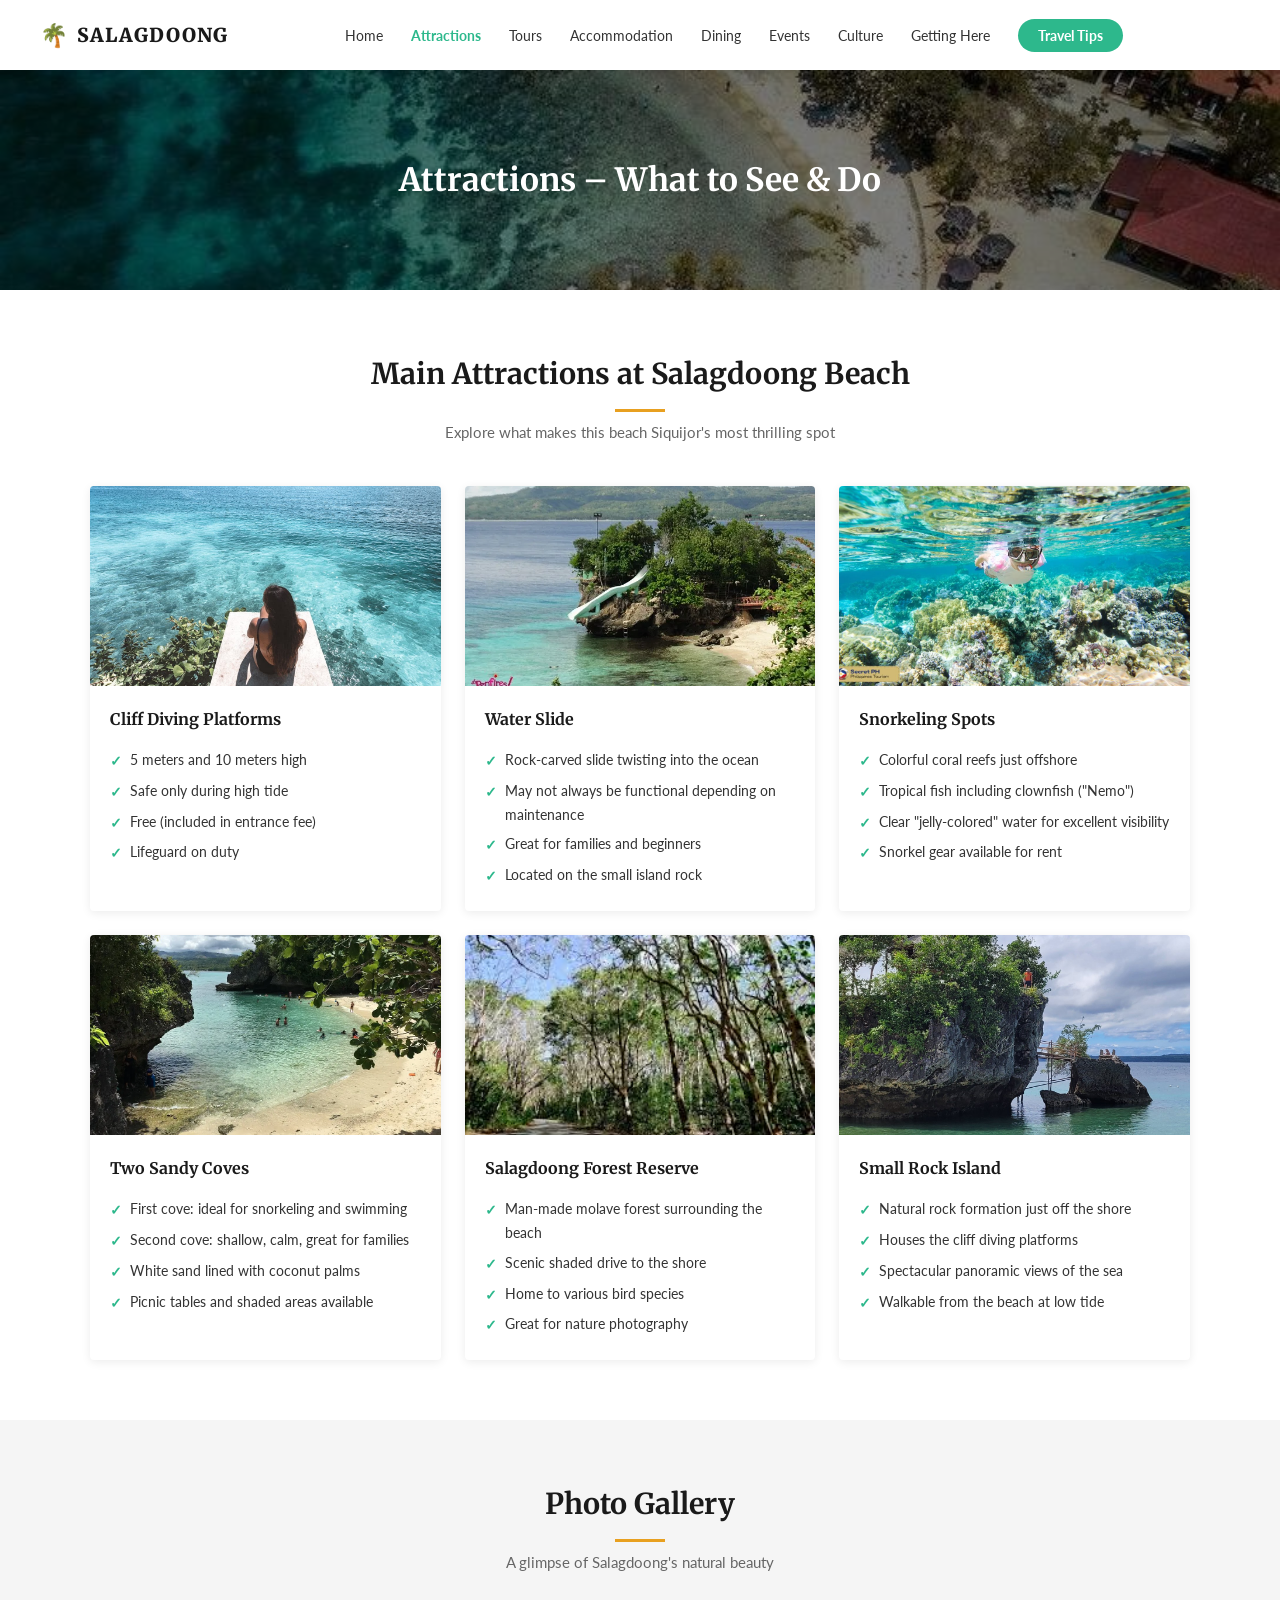
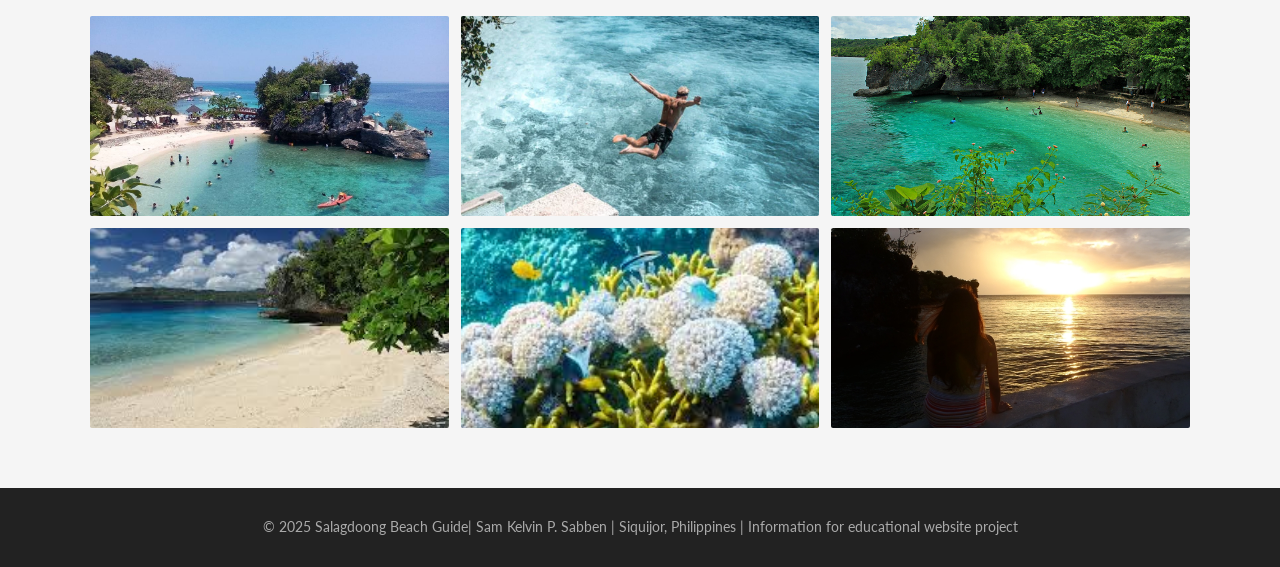
<file: pages/attractions.html>
<!doctype html>
<html lang="en">
  <head>
    <meta charset="UTF-8" />
    <meta name="viewport" content="width=device-width, initial-scale=1.0" />
    <title>Attractions – What to See & Do</title>
    <link rel="stylesheet" href="../css/styles.css" />
  </head>
  <body>
    <!-- ============ NAVBAR ============ -->
    <nav class="navbar">
      <a href="../index.html" class="nav-logo">
        <span class="logo-icon">🌴</span>
        <span>Salagdoong</span>
      </a>
      <ul class="nav-links">
        <li><a href="../index.html">Home</a></li>
        <li><a href="attractions.html" class="active">Attractions</a></li>
        <li><a href="tours.html">Tours</a></li>
        <li><a href="accommodation.html">Accommodation</a></li>
        <li><a href="dining.html">Dining</a></li>
        <li><a href="events.html">Events</a></li>
        <li><a href="culture.html">Culture</a></li>
        <li><a href="getting-here.html">Getting Here</a></li>
        <li><a href="travel-tips.html" class="nav-btn">Travel Tips</a></li>
      </ul>
      <input type="checkbox" id="nav-toggle" class="hamburger-toggle" />
      <label for="nav-toggle">
        <div class="hamburger-icon">
          <span></span><span></span><span></span>
        </div>
      </label>
      <div class="mobile-nav">
        <a href="../index.html">Home</a>
        <a href="attractions.html">Attractions</a>
        <a href="tours.html">Tours</a>
        <a href="accommodation.html">Accommodation</a>
        <a href="dining.html">Dining</a>
        <a href="events.html">Events</a>
        <a href="culture.html">Culture</a>
        <a href="getting-here.html">Getting Here</a>
        <a href="travel-tips.html" class="nav-btn">Travel Tips</a>
      </div>
    </nav>

    <!-- ============ PAGE HERO ============ -->
    <section class="page-hero" id="attraction-bg">
      <h1>Attractions – What to See &amp; Do</h1>
    </section>

    <!-- ============ MAIN ATTRACTIONS ============ -->
    <section class="section">
      <div class="container">
        <h2 class="section-title">Main Attractions at Salagdoong Beach</h2>
        <p class="section-subtitle">
          Explore what makes this beach Siquijor's most thrilling spot
        </p>

        <!-- 3-column cards grid -->
        <div class="cards-grid">
          <!-- Card 1: Cliff Diving -->
          <div class="card">
            <img
              src="../images/1.png"
              alt="Cliff Diving Platforms"
              class="card-img"
            />
            <div class="card-body">
              <h3 class="card-title">Cliff Diving Platforms</h3>
              <ul class="card-list">
                <li>5 meters and 10 meters high</li>
                <li>Safe only during high tide</li>
                <li>Free (included in entrance fee)</li>
                <li>Lifeguard on duty</li>
              </ul>
            </div>
          </div>

          <!-- Card 2: Water Slide -->
          <div class="card">
            <img
              src="../images/2.png"
              alt="Rock Water Slide"
              class="card-img"
            />
            <div class="card-body">
              <h3 class="card-title">Water Slide</h3>
              <ul class="card-list">
                <li>Rock-carved slide twisting into the ocean</li>
                <li>May not always be functional depending on maintenance</li>
                <li>Great for families and beginners</li>
                <li>Located on the small island rock</li>
              </ul>
            </div>
          </div>

          <!-- Card 3: Snorkeling -->
          <div class="card">
            <img
              src="../images/3.png"
              alt="Snorkeling at Salagdoong"
              class="card-img"
            />
            <div class="card-body">
              <h3 class="card-title">Snorkeling Spots</h3>
              <ul class="card-list">
                <li>Colorful coral reefs just offshore</li>
                <li>Tropical fish including clownfish ("Nemo")</li>
                <li>Clear "jelly-colored" water for excellent visibility</li>
                <li>Snorkel gear available for rent</li>
              </ul>
            </div>
          </div>

          <!-- Card 4: Two Sandy Coves -->
          <div class="card">
            <img
              src="../images/4.png"
              alt="Sandy coves at Salagdoong"
              class="card-img"
            />
            <div class="card-body">
              <h3 class="card-title">Two Sandy Coves</h3>
              <ul class="card-list">
                <li>First cove: ideal for snorkeling and swimming</li>
                <li>Second cove: shallow, calm, great for families</li>
                <li>White sand lined with coconut palms</li>
                <li>Picnic tables and shaded areas available</li>
              </ul>
            </div>
          </div>

          <!-- Card 5: Forest Reserve -->
          <div class="card">
            <img
              src="../images/5.png"
              alt="Salagdoong Forest Reserve"
              class="card-img"
            />
            <div class="card-body">
              <h3 class="card-title">Salagdoong Forest Reserve</h3>
              <ul class="card-list">
                <li>Man-made molave forest surrounding the beach</li>
                <li>Scenic shaded drive to the shore</li>
                <li>Home to various bird species</li>
                <li>Great for nature photography</li>
              </ul>
            </div>
          </div>

          <!-- Card 6: Small Island -->
          <div class="card">
            <img
              src="../images/6.png"
              alt="Small island rock formation"
              class="card-img"
            />
            <div class="card-body">
              <h3 class="card-title">Small Rock Island</h3>
              <ul class="card-list">
                <li>Natural rock formation just off the shore</li>
                <li>Houses the cliff diving platforms</li>
                <li>Spectacular panoramic views of the sea</li>
                <li>Walkable from the beach at low tide</li>
              </ul>
            </div>
          </div>
        </div>
      </div>
    </section>

    <!-- ============ GALLERY SECTION ============ -->
    <section class="section-alt">
      <div class="container">
        <h2 class="section-title">Photo Gallery</h2>
        <p class="section-subtitle">A glimpse of Salagdoong's natural beauty</p>

        <!-- Gallery grid -->
        <div class="gallery-grid">
          <img
            src="../images/2.1.png"
            alt="Salagdoong Beach view"
            class="gallery-item"
          />
          <img
            src="../images/2.2.png"
            alt="Cliff jumping action"
            class="gallery-item"
          />
          <img
            src="../images/2.3.png"
            alt="Turquoise waters"
            class="gallery-item"
          />
          <img src="../images/2.4.png" alt="Sandy coves" class="gallery-item" />
          <img
            src="../images/2.5.png"
            alt="Underwater coral"
            class="gallery-item"
          />
          <img
            src="../images/2.6.png"
            alt="Sunset at Salagdoong"
            class="gallery-item"
          />
        </div>
      </div>
    </section>

    <!-- ============ FOOTER ============ -->
    <footer>
      <p>
        © 2025 Salagdoong Beach Guide| Sam Kelvin P. Sabben | Siquijor,
        Philippines | Information for educational website project
      </p>
    </footer>
  </body>
</html>
</file>
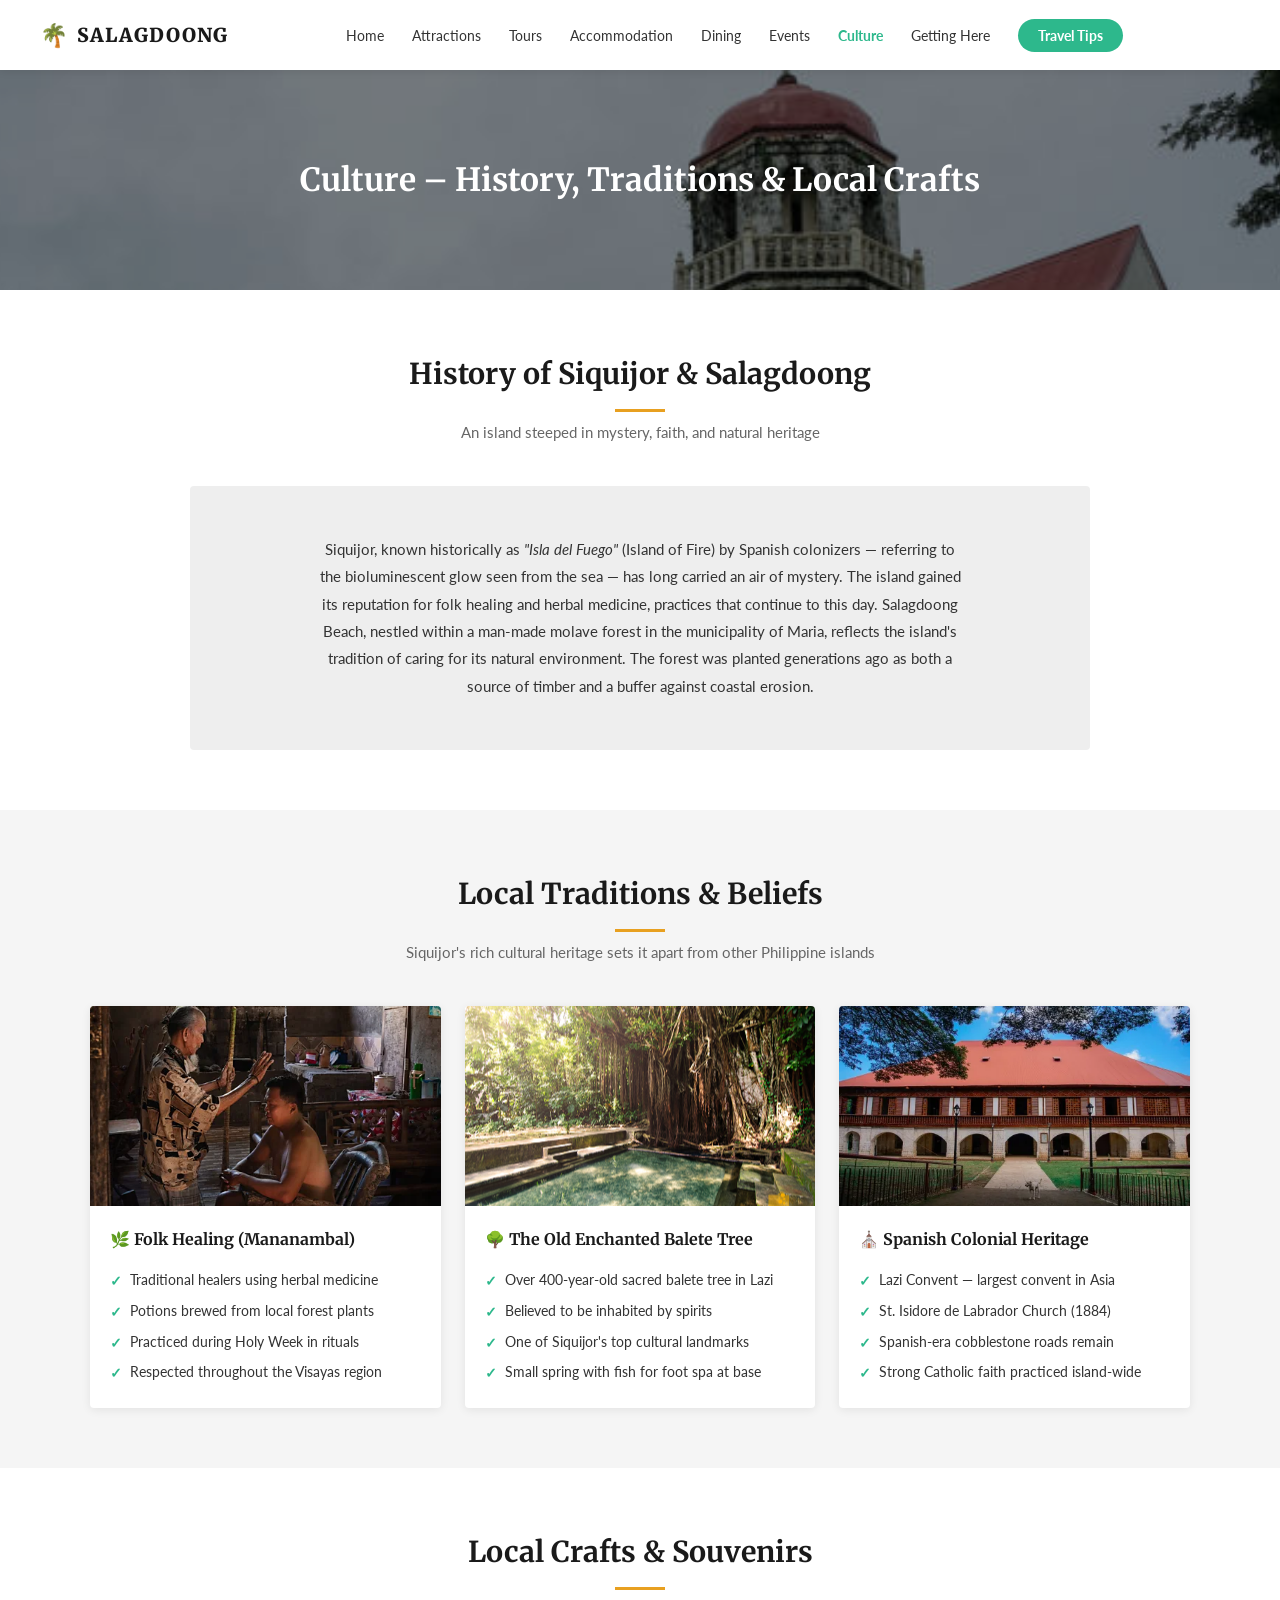
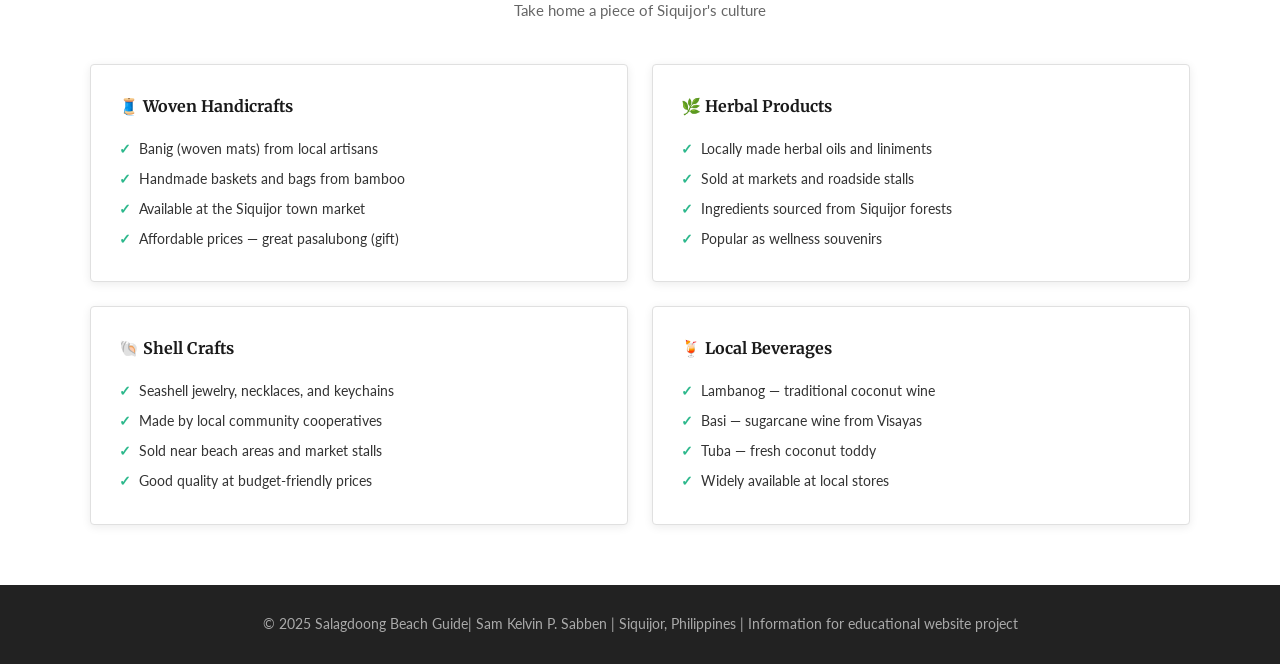
<file: pages/culture.html>
<!doctype html>
<html lang="en">
  <head>
    <meta charset="UTF-8" />
    <meta name="viewport" content="width=device-width, initial-scale=1.0" />
    <title>Culture – History, Traditions & Crafts</title>
    <link rel="stylesheet" href="../css/styles.css" />
  </head>
  <body>
    <!-- ============ NAVBAR ============ -->
    <nav class="navbar">
      <a href="../index.html" class="nav-logo">
        <span class="logo-icon">🌴</span>
        <span>Salagdoong</span>
      </a>
      <ul class="nav-links">
        <li><a href="../index.html">Home</a></li>
        <li><a href="attractions.html">Attractions</a></li>
        <li><a href="tours.html">Tours</a></li>
        <li><a href="accommodation.html">Accommodation</a></li>
        <li><a href="dining.html">Dining</a></li>
        <li><a href="events.html">Events</a></li>
        <li><a href="culture.html" class="active">Culture</a></li>
        <li><a href="getting-here.html">Getting Here</a></li>
        <li><a href="travel-tips.html" class="nav-btn">Travel Tips</a></li>
      </ul>
      <input type="checkbox" id="nav-toggle" class="hamburger-toggle" />
      <label for="nav-toggle">
        <div class="hamburger-icon">
          <span></span><span></span><span></span>
        </div>
      </label>
      <div class="mobile-nav">
        <a href="../index.html">Home</a>
        <a href="attractions.html">Attractions</a>
        <a href="tours.html">Tours</a>
        <a href="accommodation.html">Accommodation</a>
        <a href="dining.html">Dining</a>
        <a href="events.html">Events</a>
        <a href="culture.html">Culture</a>
        <a href="getting-here.html">Getting Here</a>
        <a href="travel-tips.html" class="nav-btn">Travel Tips</a>
      </div>
    </nav>

    <!-- ============ PAGE HERO ============ -->
    <section class="page-hero" id="culture-bg">
      <h1>Culture – History, Traditions &amp; Local Crafts</h1>
    </section>

    <!-- ============ HISTORY SECTION ============ -->
    <section class="section">
      <div class="container">
        <h2 class="section-title">History of Siquijor &amp; Salagdoong</h2>
        <p class="section-subtitle">
          An island steeped in mystery, faith, and natural heritage
        </p>

        <div class="about-box">
          <p>
            Siquijor, known historically as <em>"Isla del Fuego"</em> (Island of
            Fire) by Spanish colonizers — referring to the bioluminescent glow
            seen from the sea — has long carried an air of mystery. The island
            gained its reputation for folk healing and herbal medicine,
            practices that continue to this day. Salagdoong Beach, nestled
            within a man-made molave forest in the municipality of Maria,
            reflects the island's tradition of caring for its natural
            environment. The forest was planted generations ago as both a source
            of timber and a buffer against coastal erosion.
          </p>
        </div>
      </div>
    </section>

    <!-- ============ TRADITIONS ============ -->
    <section class="section-alt">
      <div class="container">
        <h2 class="section-title">Local Traditions &amp; Beliefs</h2>
        <p class="section-subtitle">
          Siquijor's rich cultural heritage sets it apart from other Philippine
          islands
        </p>

        <div class="cards-grid">
          <div class="card">
            <img
              src="../images/7.1.png"
              alt="Siquijor folk healer"
              class="card-img"
            />
            <div class="card-body">
              <h3 class="card-title">🌿 Folk Healing (Mananambal)</h3>
              <ul class="card-list">
                <li>Traditional healers using herbal medicine</li>
                <li>Potions brewed from local forest plants</li>
                <li>Practiced during Holy Week in rituals</li>
                <li>Respected throughout the Visayas region</li>
              </ul>
            </div>
          </div>

          <div class="card">
            <img
              src="../images/7.2.png"
              alt="Siquijor balete tree"
              class="card-img"
            />
            <div class="card-body">
              <h3 class="card-title">🌳 The Old Enchanted Balete Tree</h3>
              <ul class="card-list">
                <li>Over 400-year-old sacred balete tree in Lazi</li>
                <li>Believed to be inhabited by spirits</li>
                <li>One of Siquijor's top cultural landmarks</li>
                <li>Small spring with fish for foot spa at base</li>
              </ul>
            </div>
          </div>

          <div class="card">
            <img
              src="../images/7.3.png"
              alt="Lazi Convent Siquijor"
              class="card-img"
            />
            <div class="card-body">
              <h3 class="card-title">⛪ Spanish Colonial Heritage</h3>
              <ul class="card-list">
                <li>Lazi Convent — largest convent in Asia</li>
                <li>St. Isidore de Labrador Church (1884)</li>
                <li>Spanish-era cobblestone roads remain</li>
                <li>Strong Catholic faith practiced island-wide</li>
              </ul>
            </div>
          </div>
        </div>
      </div>
    </section>

    <!-- ============ LOCAL CRAFTS ============ -->
    <section class="section">
      <div class="container">
        <h2 class="section-title">Local Crafts &amp; Souvenirs</h2>
        <p class="section-subtitle">Take home a piece of Siquijor's culture</p>

        <div class="cards-grid-2">
          <div class="info-box">
            <h3>🧵 Woven Handicrafts</h3>
            <ul>
              <li>Banig (woven mats) from local artisans</li>
              <li>Handmade baskets and bags from bamboo</li>
              <li>Available at the Siquijor town market</li>
              <li>Affordable prices — great pasalubong (gift)</li>
            </ul>
          </div>

          <div class="info-box">
            <h3>🌿 Herbal Products</h3>
            <ul>
              <li>Locally made herbal oils and liniments</li>
              <li>Sold at markets and roadside stalls</li>
              <li>Ingredients sourced from Siquijor forests</li>
              <li>Popular as wellness souvenirs</li>
            </ul>
          </div>

          <div class="info-box">
            <h3>🐚 Shell Crafts</h3>
            <ul>
              <li>Seashell jewelry, necklaces, and keychains</li>
              <li>Made by local community cooperatives</li>
              <li>Sold near beach areas and market stalls</li>
              <li>Good quality at budget-friendly prices</li>
            </ul>
          </div>

          <div class="info-box">
            <h3>🍹 Local Beverages</h3>
            <ul>
              <li>Lambanog — traditional coconut wine</li>
              <li>Basi — sugarcane wine from Visayas</li>
              <li>Tuba — fresh coconut toddy</li>
              <li>Widely available at local stores</li>
            </ul>
          </div>
        </div>
      </div>
    </section>

    <!-- ============ FOOTER ============ -->
    <footer>
      <p>
        © 2025 Salagdoong Beach Guide| Sam Kelvin P. Sabben | Siquijor,
        Philippines | Information for educational website project
      </p>
    </footer>
  </body>
</html>
</file>
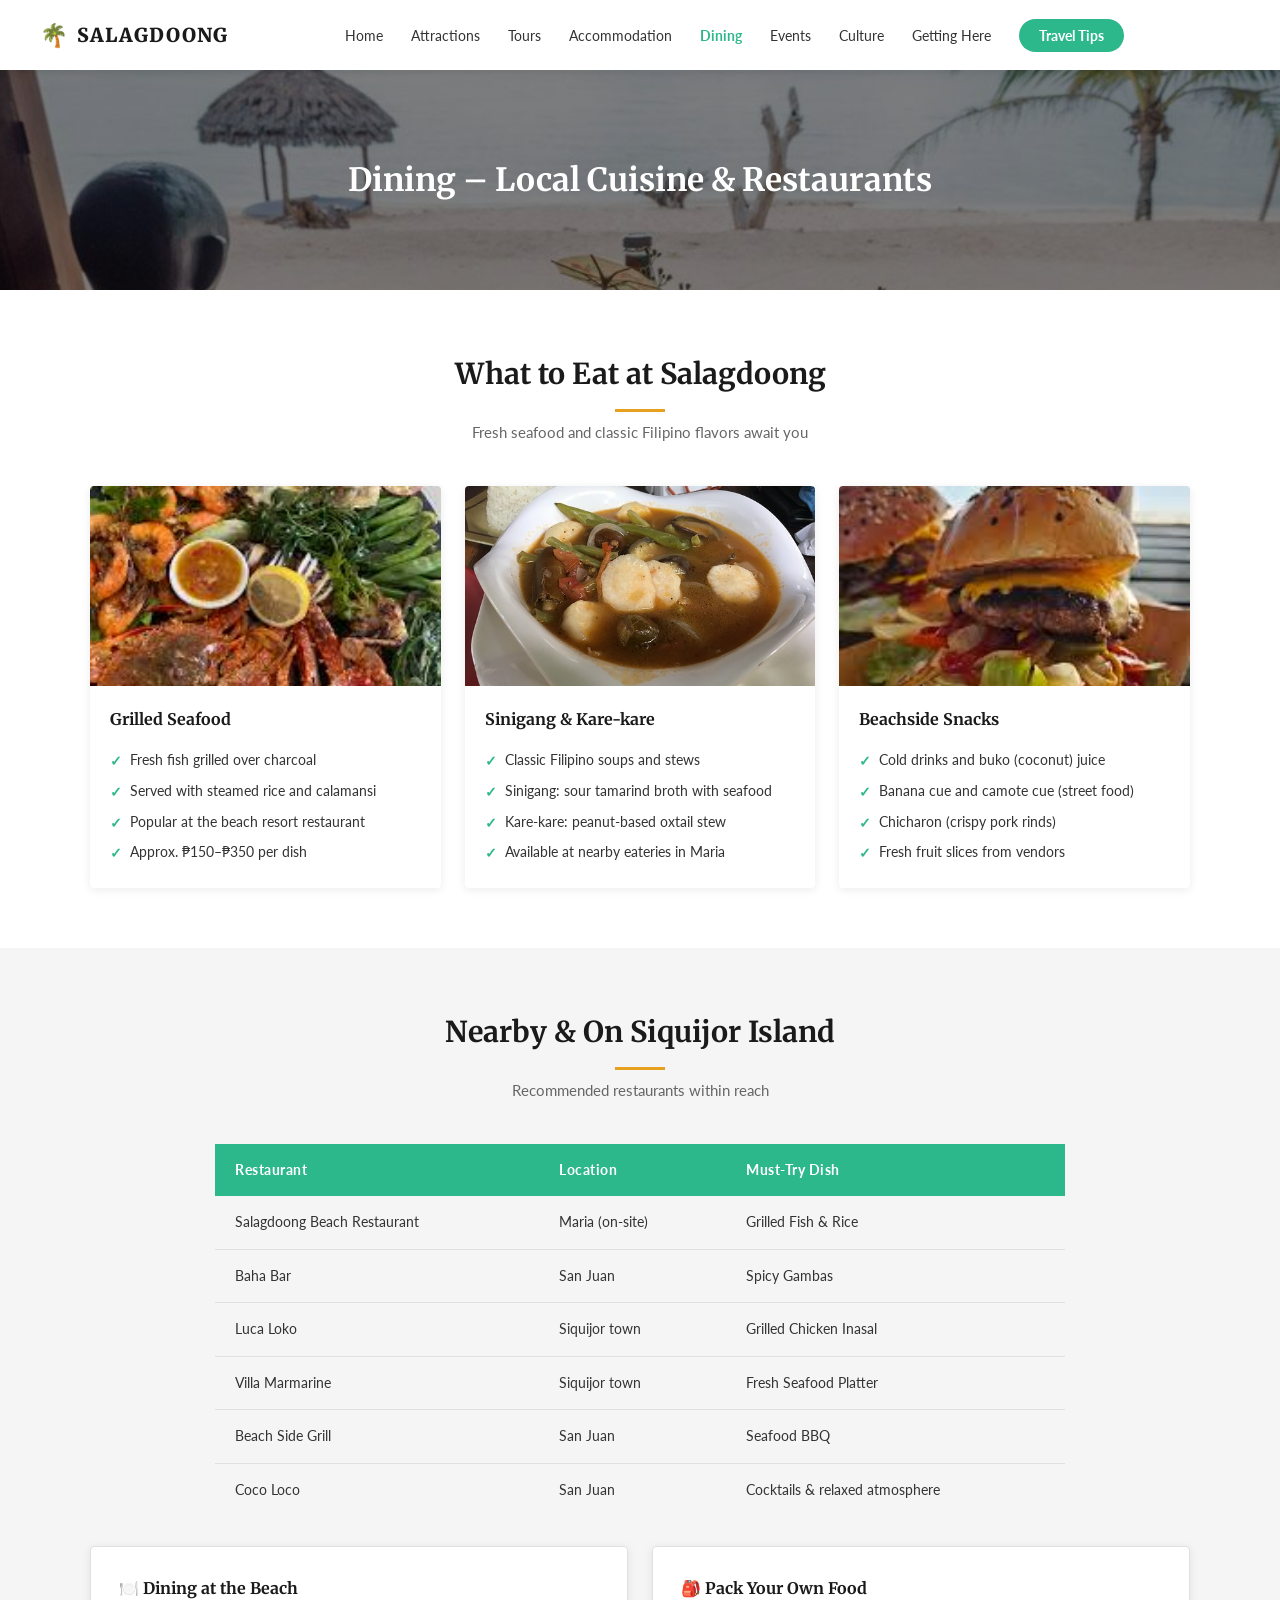
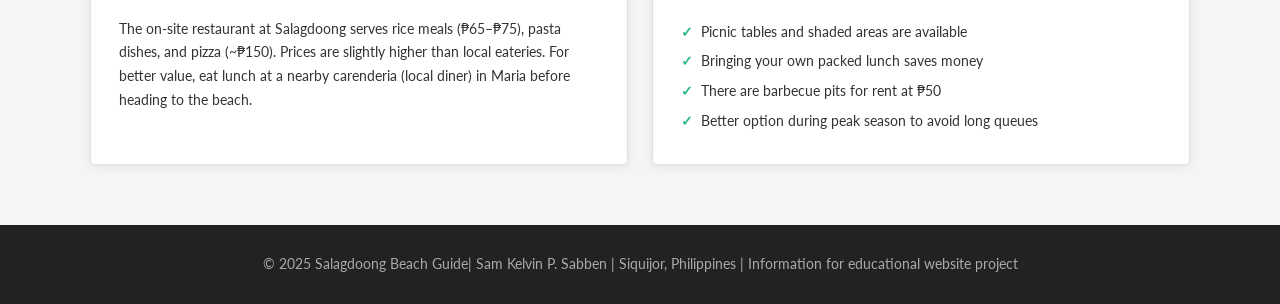
<file: pages/dining.html>
<!doctype html>
<html lang="en">
  <head>
    <meta charset="UTF-8" />
    <meta name="viewport" content="width=device-width, initial-scale=1.0" />
    <title>Dining – Local Cuisine & Restaurants</title>
    <link rel="stylesheet" href="../css/styles.css" />
  </head>
  <body>
    <!-- ============ NAVBAR ============ -->
    <nav class="navbar">
      <a href="../index.html" class="nav-logo">
        <span class="logo-icon">🌴</span>
        <span>Salagdoong</span>
      </a>
      <ul class="nav-links">
        <li><a href="../index.html">Home</a></li>
        <li><a href="attractions.html">Attractions</a></li>
        <li><a href="tours.html">Tours</a></li>
        <li><a href="accommodation.html">Accommodation</a></li>
        <li><a href="dining.html" class="active">Dining</a></li>
        <li><a href="events.html">Events</a></li>
        <li><a href="culture.html">Culture</a></li>
        <li><a href="getting-here.html">Getting Here</a></li>
        <li><a href="travel-tips.html" class="nav-btn">Travel Tips</a></li>
      </ul>
      <input type="checkbox" id="nav-toggle" class="hamburger-toggle" />
      <label for="nav-toggle">
        <div class="hamburger-icon">
          <span></span><span></span><span></span>
        </div>
      </label>
      <div class="mobile-nav">
        <a href="../index.html">Home</a>
        <a href="attractions.html">Attractions</a>
        <a href="tours.html">Tours</a>
        <a href="accommodation.html">Accommodation</a>
        <a href="dining.html">Dining</a>
        <a href="events.html">Events</a>
        <a href="culture.html">Culture</a>
        <a href="getting-here.html">Getting Here</a>
        <a href="travel-tips.html" class="nav-btn">Travel Tips</a>
      </div>
    </nav>

    <!-- ============ PAGE HERO ============ -->
    <section class="page-hero" id="dining-bg">
      <h1>Dining – Local Cuisine &amp; Restaurants</h1>
    </section>

    <!-- ============ WHAT TO EAT ============ -->
    <section class="section">
      <div class="container">
        <h2 class="section-title">What to Eat at Salagdoong</h2>
        <p class="section-subtitle">
          Fresh seafood and classic Filipino flavors await you
        </p>

        <div class="cards-grid">
          <div class="card">
            <img
              src="../images/5.1.png"
              alt="Grilled seafood Philippines"
              class="card-img"
            />
            <div class="card-body">
              <h3 class="card-title">Grilled Seafood</h3>
              <ul class="card-list">
                <li>Fresh fish grilled over charcoal</li>
                <li>Served with steamed rice and calamansi</li>
                <li>Popular at the beach resort restaurant</li>
                <li>Approx. ₱150–₱350 per dish</li>
              </ul>
            </div>
          </div>

          <div class="card">
            <img
              src="../images/5.2.png"
              alt="Sinigang Filipino soup"
              class="card-img"
            />
            <div class="card-body">
              <h3 class="card-title">Sinigang &amp; Kare-kare</h3>
              <ul class="card-list">
                <li>Classic Filipino soups and stews</li>
                <li>Sinigang: sour tamarind broth with seafood</li>
                <li>Kare-kare: peanut-based oxtail stew</li>
                <li>Available at nearby eateries in Maria</li>
              </ul>
            </div>
          </div>

          <div class="card">
            <img
              src="../images/5.3.png"
              alt="Beach snacks Philippines"
              class="card-img"
            />
            <div class="card-body">
              <h3 class="card-title">Beachside Snacks</h3>
              <ul class="card-list">
                <li>Cold drinks and buko (coconut) juice</li>
                <li>Banana cue and camote cue (street food)</li>
                <li>Chicharon (crispy pork rinds)</li>
                <li>Fresh fruit slices from vendors</li>
              </ul>
            </div>
          </div>
        </div>
      </div>
    </section>

    <!-- ============ RESTAURANT TABLE ============ -->
    <section class="section-alt">
      <div class="container">
        <h2 class="section-title">Nearby &amp; On Siquijor Island</h2>
        <p class="section-subtitle">Recommended restaurants within reach</p>

        <div class="table-wrapper">
          <table>
            <thead>
              <tr>
                <th>Restaurant</th>
                <th>Location</th>
                <th>Must-Try Dish</th>
              </tr>
            </thead>
            <tbody>
              <tr>
                <td>Salagdoong Beach Restaurant</td>
                <td>Maria (on-site)</td>
                <td>Grilled Fish &amp; Rice</td>
              </tr>
              <tr>
                <td>Baha Bar</td>
                <td>San Juan</td>
                <td>Spicy Gambas</td>
              </tr>
              <tr>
                <td>Luca Loko</td>
                <td>Siquijor town</td>
                <td>Grilled Chicken Inasal</td>
              </tr>
              <tr>
                <td>Villa Marmarine</td>
                <td>Siquijor town</td>
                <td>Fresh Seafood Platter</td>
              </tr>
              <tr>
                <td>Beach Side Grill</td>
                <td>San Juan</td>
                <td>Seafood BBQ</td>
              </tr>
              <tr>
                <td>Coco Loco</td>
                <td>San Juan</td>
                <td>Cocktails &amp; relaxed atmosphere</td>
              </tr>
            </tbody>
          </table>
        </div>

        <!-- Dining Tips -->
        <div class="cards-grid-2" style="margin-top: 30px">
          <div class="info-box">
            <h3>🍽️ Dining at the Beach</h3>
            <p>
              The on-site restaurant at Salagdoong serves rice meals (₱65–₱75),
              pasta dishes, and pizza (~₱150). Prices are slightly higher than
              local eateries. For better value, eat lunch at a nearby carenderia
              (local diner) in Maria before heading to the beach.
            </p>
          </div>
          <div class="info-box">
            <h3>🎒 Pack Your Own Food</h3>
            <ul>
              <li>Picnic tables and shaded areas are available</li>
              <li>Bringing your own packed lunch saves money</li>
              <li>There are barbecue pits for rent at ₱50</li>
              <li>Better option during peak season to avoid long queues</li>
            </ul>
          </div>
        </div>
      </div>
    </section>

    <!-- ============ FOOTER ============ -->
    <footer>
      <p>
        © 2025 Salagdoong Beach Guide| Sam Kelvin P. Sabben | Siquijor,
        Philippines | Information for educational website project
      </p>
    </footer>
  </body>
</html>
</file>
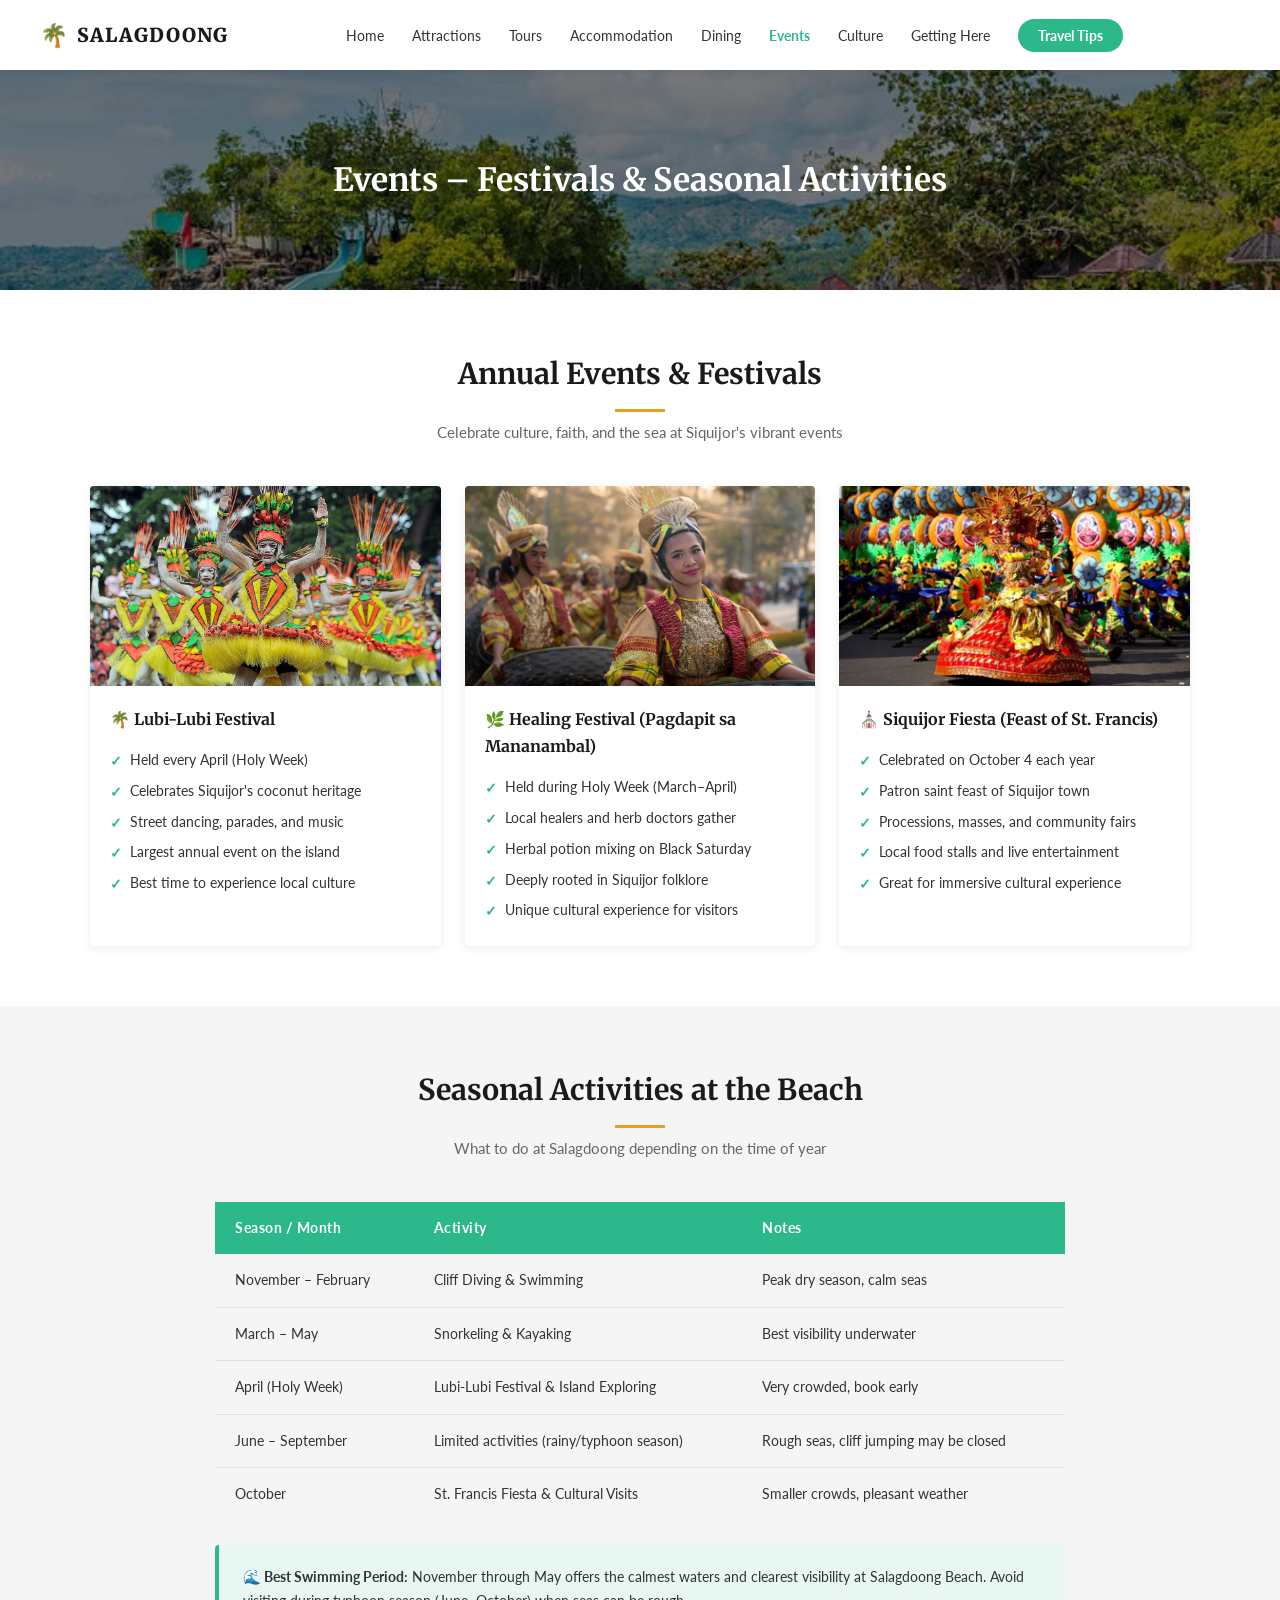
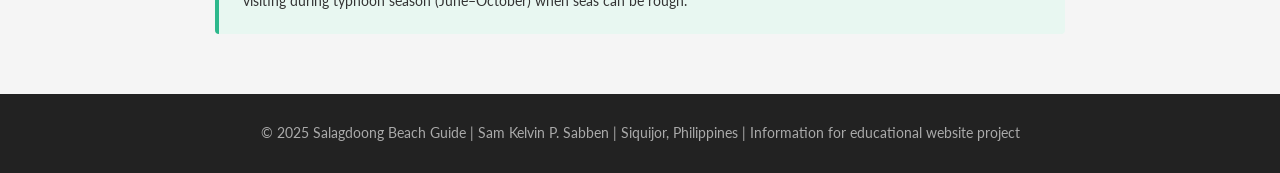
<file: pages/events.html>
<!doctype html>
<html lang="en">
  <head>
    <meta charset="UTF-8" />
    <meta name="viewport" content="width=device-width, initial-scale=1.0" />
    <title>Events – Festivals & Seasonal Activities</title>
    <link rel="stylesheet" href="../css/styles.css" />
  </head>
  <body>
    <!-- ============ NAVBAR ============ -->
    <nav class="navbar">
      <a href="../index.html" class="nav-logo">
        <span class="logo-icon">🌴</span>
        <span>Salagdoong</span>
      </a>
      <ul class="nav-links">
        <li><a href="../index.html">Home</a></li>
        <li><a href="attractions.html">Attractions</a></li>
        <li><a href="tours.html">Tours</a></li>
        <li><a href="accommodation.html">Accommodation</a></li>
        <li><a href="dining.html">Dining</a></li>
        <li><a href="events.html" class="active">Events</a></li>
        <li><a href="culture.html">Culture</a></li>
        <li><a href="getting-here.html">Getting Here</a></li>
        <li><a href="travel-tips.html" class="nav-btn">Travel Tips</a></li>
      </ul>
      <input type="checkbox" id="nav-toggle" class="hamburger-toggle" />
      <label for="nav-toggle">
        <div class="hamburger-icon">
          <span></span><span></span><span></span>
        </div>
      </label>
      <div class="mobile-nav">
        <a href="../index.html">Home</a>
        <a href="attractions.html">Attractions</a>
        <a href="tours.html">Tours</a>
        <a href="accommodation.html">Accommodation</a>
        <a href="dining.html">Dining</a>
        <a href="events.html">Events</a>
        <a href="culture.html">Culture</a>
        <a href="getting-here.html">Getting Here</a>
        <a href="travel-tips.html" class="nav-btn">Travel Tips</a>
      </div>
    </nav>

    <!-- ============ PAGE HERO ============ -->
    <section class="page-hero" id="events-bg">
      <h1>Events – Festivals &amp; Seasonal Activities</h1>
    </section>

    <!-- ============ ANNUAL EVENTS ============ -->
    <section class="section">
      <div class="container">
        <h2 class="section-title">Annual Events &amp; Festivals</h2>
        <p class="section-subtitle">
          Celebrate culture, faith, and the sea at Siquijor's vibrant events
        </p>

        <div class="cards-grid">
          <div class="card">
            <img
              src="../images/6.2.png"
              alt="Lubi-Lubi Festival"
              class="card-img"
            />
            <div class="card-body">
              <h3 class="card-title">🌴 Lubi-Lubi Festival</h3>
              <ul class="card-list">
                <li>Held every April (Holy Week)</li>
                <li>Celebrates Siquijor's coconut heritage</li>
                <li>Street dancing, parades, and music</li>
                <li>Largest annual event on the island</li>
                <li>Best time to experience local culture</li>
              </ul>
            </div>
          </div>

          <div class="card">
            <img
              src="../images/6.1.png"
              alt="Healing Festival Siquijor"
              class="card-img"
            />
            <div class="card-body">
              <h3 class="card-title">
                🌿 Healing Festival (Pagdapit sa Mananambal)
              </h3>
              <ul class="card-list">
                <li>Held during Holy Week (March–April)</li>
                <li>Local healers and herb doctors gather</li>
                <li>Herbal potion mixing on Black Saturday</li>
                <li>Deeply rooted in Siquijor folklore</li>
                <li>Unique cultural experience for visitors</li>
              </ul>
            </div>
          </div>

          <div class="card">
            <img
              src="../images/6.3.png"
              alt="Siquijor Fiesta"
              class="card-img"
            />
            <div class="card-body">
              <h3 class="card-title">
                ⛪ Siquijor Fiesta (Feast of St. Francis)
              </h3>
              <ul class="card-list">
                <li>Celebrated on October 4 each year</li>
                <li>Patron saint feast of Siquijor town</li>
                <li>Processions, masses, and community fairs</li>
                <li>Local food stalls and live entertainment</li>
                <li>Great for immersive cultural experience</li>
              </ul>
            </div>
          </div>
        </div>
      </div>
    </section>

    <!-- ============ SEASONAL ACTIVITIES ============ -->
    <section class="section-alt">
      <div class="container">
        <h2 class="section-title">Seasonal Activities at the Beach</h2>
        <p class="section-subtitle">
          What to do at Salagdoong depending on the time of year
        </p>

        <div class="table-wrapper">
          <table>
            <thead>
              <tr>
                <th>Season / Month</th>
                <th>Activity</th>
                <th>Notes</th>
              </tr>
            </thead>
            <tbody>
              <tr>
                <td>November – February</td>
                <td>Cliff Diving &amp; Swimming</td>
                <td>Peak dry season, calm seas</td>
              </tr>
              <tr>
                <td>March – May</td>
                <td>Snorkeling &amp; Kayaking</td>
                <td>Best visibility underwater</td>
              </tr>
              <tr>
                <td>April (Holy Week)</td>
                <td>Lubi-Lubi Festival &amp; Island Exploring</td>
                <td>Very crowded, book early</td>
              </tr>
              <tr>
                <td>June – September</td>
                <td>Limited activities (rainy/typhoon season)</td>
                <td>Rough seas, cliff jumping may be closed</td>
              </tr>
              <tr>
                <td>October</td>
                <td>St. Francis Fiesta &amp; Cultural Visits</td>
                <td>Smaller crowds, pleasant weather</td>
              </tr>
            </tbody>
          </table>
        </div>

        <div
          class="highlight-box"
          style="max-width: 850px; margin: 24px auto 0"
        >
          <p>
            <strong>🌊 Best Swimming Period:</strong> November through May
            offers the calmest waters and clearest visibility at Salagdoong
            Beach. Avoid visiting during typhoon season (June–October) when seas
            can be rough.
          </p>
        </div>
      </div>
    </section>

    <!-- ============ FOOTER ============ -->
    <footer>
      <p>
        © 2025 Salagdoong Beach Guide | Sam Kelvin P. Sabben | Siquijor,
        Philippines | Information for educational website project
      </p>
    </footer>
  </body>
</html>
</file>
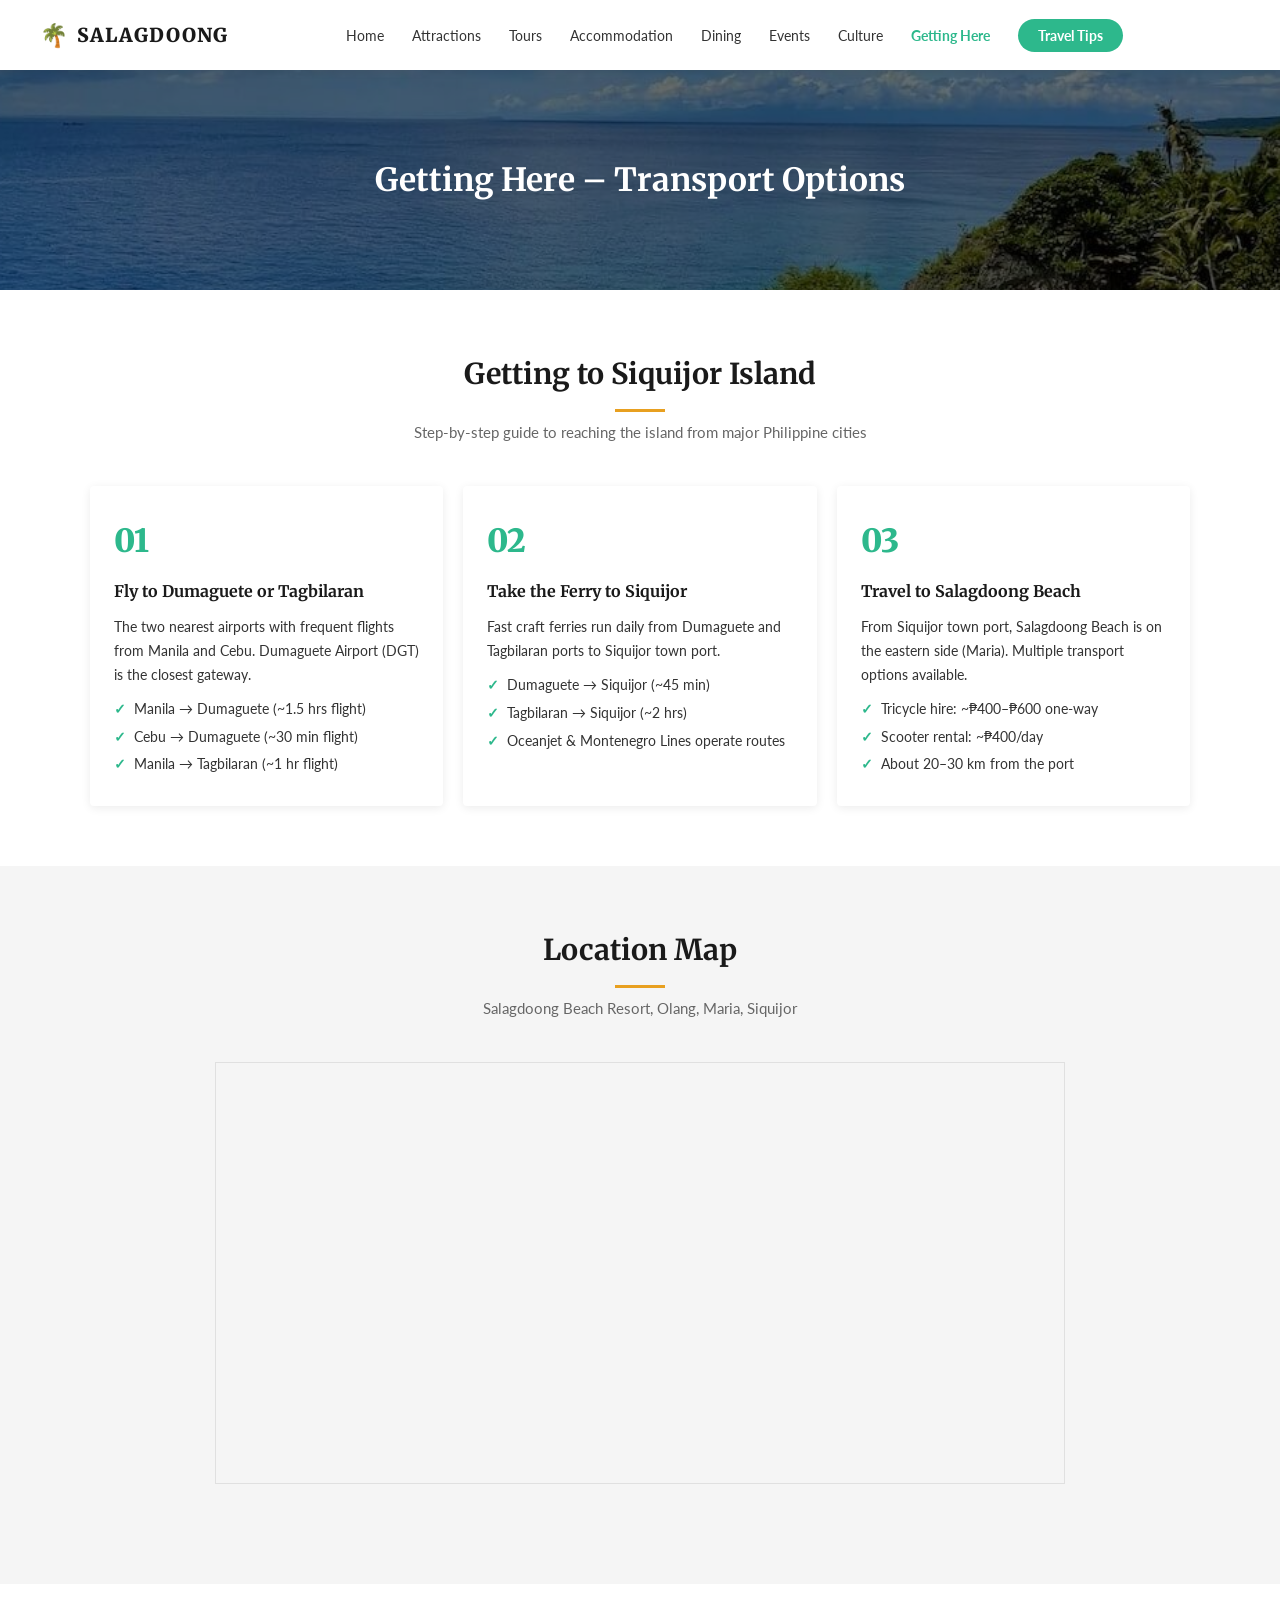
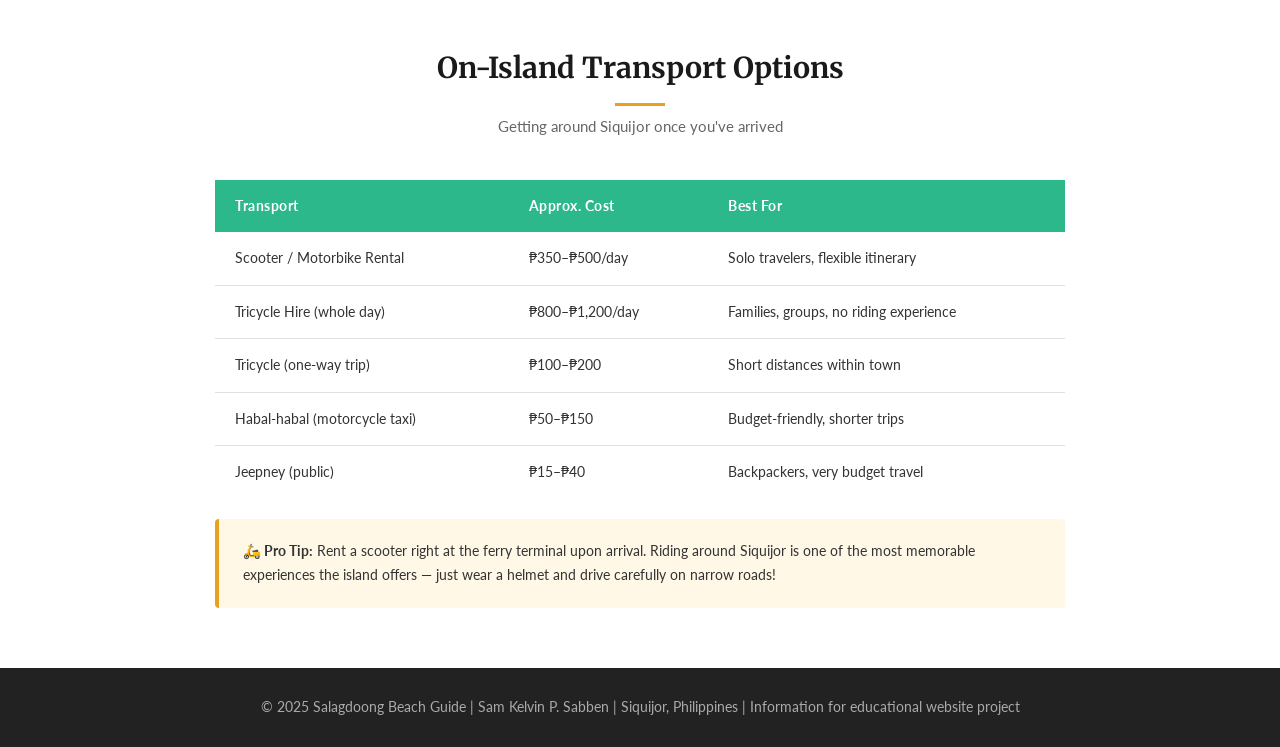
<file: pages/getting-here.html>
<!doctype html>
<html lang="en">
  <head>
    <meta charset="UTF-8" />
    <meta name="viewport" content="width=device-width, initial-scale=1.0" />
    <title>Getting Here – Transport Options</title>
    <link rel="stylesheet" href="../css/styles.css" />
  </head>
  <body>
    <!-- ============ NAVBAR ============ -->
    <nav class="navbar">
      <a href="../index.html" class="nav-logo">
        <span class="logo-icon">🌴</span>
        <span>Salagdoong</span>
      </a>
      <ul class="nav-links">
        <li><a href="../index.html">Home</a></li>
        <li><a href="attractions.html">Attractions</a></li>
        <li><a href="tours.html">Tours</a></li>
        <li><a href="accommodation.html">Accommodation</a></li>
        <li><a href="dining.html">Dining</a></li>
        <li><a href="events.html">Events</a></li>
        <li><a href="culture.html">Culture</a></li>
        <li><a href="getting-here.html" class="active">Getting Here</a></li>
        <li><a href="travel-tips.html" class="nav-btn">Travel Tips</a></li>
      </ul>
      <input type="checkbox" id="nav-toggle" class="hamburger-toggle" />
      <label for="nav-toggle">
        <div class="hamburger-icon">
          <span></span><span></span><span></span>
        </div>
      </label>
      <div class="mobile-nav">
        <a href="../index.html">Home</a>
        <a href="attractions.html">Attractions</a>
        <a href="tours.html">Tours</a>
        <a href="accommodation.html">Accommodation</a>
        <a href="dining.html">Dining</a>
        <a href="events.html">Events</a>
        <a href="culture.html">Culture</a>
        <a href="getting-here.html">Getting Here</a>
        <a href="travel-tips.html" class="nav-btn">Travel Tips</a>
      </div>
    </nav>

    <!-- ============ PAGE HERO ============ -->
    <section class="page-hero" id="getting-here-bg">
      <h1>Getting Here – Transport Options</h1>
    </section>

    <!-- ============ HOW TO GET TO SIQUIJOR ============ -->
    <section class="section">
      <div class="container">
        <h2 class="section-title">Getting to Siquijor Island</h2>
        <p class="section-subtitle">
          Step-by-step guide to reaching the island from major Philippine cities
        </p>

        <!-- Steps grid -->
        <div class="steps-grid">
          <div class="step-card">
            <div class="step-number">01</div>
            <h3>Fly to Dumaguete or Tagbilaran</h3>
            <p>
              The two nearest airports with frequent flights from Manila and
              Cebu. Dumaguete Airport (DGT) is the closest gateway.
            </p>
            <ul>
              <li>Manila → Dumaguete (~1.5 hrs flight)</li>
              <li>Cebu → Dumaguete (~30 min flight)</li>
              <li>Manila → Tagbilaran (~1 hr flight)</li>
            </ul>
          </div>

          <div class="step-card">
            <div class="step-number">02</div>
            <h3>Take the Ferry to Siquijor</h3>
            <p>
              Fast craft ferries run daily from Dumaguete and Tagbilaran ports
              to Siquijor town port.
            </p>
            <ul>
              <li>Dumaguete → Siquijor (~45 min)</li>
              <li>Tagbilaran → Siquijor (~2 hrs)</li>
              <li>Oceanjet &amp; Montenegro Lines operate routes</li>
            </ul>
          </div>

          <div class="step-card">
            <div class="step-number">03</div>
            <h3>Travel to Salagdoong Beach</h3>
            <p>
              From Siquijor town port, Salagdoong Beach is on the eastern side
              (Maria). Multiple transport options available.
            </p>
            <ul>
              <li>Tricycle hire: ~₱400–₱600 one-way</li>
              <li>Scooter rental: ~₱400/day</li>
              <li>About 20–30 km from the port</li>
            </ul>
          </div>
        </div>
      </div>
    </section>

    <!-- ============ MAP EMBED ============ -->
    <section class="section-alt">
      <div class="container">
        <h2 class="section-title">Location Map</h2>
        <p class="section-subtitle">
          Salagdoong Beach Resort, Olang, Maria, Siquijor
        </p>

        <!-- Google Maps embed (iframe) -->
        <div class="map-container">
          <iframe
            src="https://www.google.com/maps/embed?pb=!1m18!1m12!1m3!1d3929.3!2d123.5789!3d9.1784!2m3!1f0!2f0!3f0!3m2!1i1024!2i768!4f13.1!3m3!1m2!1s0x33aa6f8c4eab7b1f%3A0xa0b8e3c3d7f1a2b3!2sSalagdoong+Beach+Resort!5e0!3m2!1sen!2sph!4v1609459200000!5m2!1sen!2sph"
            allowfullscreen=""
            loading="lazy"
            title="Salagdoong Beach Map"
          >
          </iframe>
        </div>
      </div>
    </section>

    <!-- ============ TRANSPORT OPTIONS TABLE ============ -->
    <section class="section">
      <div class="container">
        <h2 class="section-title">On-Island Transport Options</h2>
        <p class="section-subtitle">
          Getting around Siquijor once you've arrived
        </p>

        <div class="table-wrapper">
          <table>
            <thead>
              <tr>
                <th>Transport</th>
                <th>Approx. Cost</th>
                <th>Best For</th>
              </tr>
            </thead>
            <tbody>
              <tr>
                <td>Scooter / Motorbike Rental</td>
                <td>₱350–₱500/day</td>
                <td>Solo travelers, flexible itinerary</td>
              </tr>
              <tr>
                <td>Tricycle Hire (whole day)</td>
                <td>₱800–₱1,200/day</td>
                <td>Families, groups, no riding experience</td>
              </tr>
              <tr>
                <td>Tricycle (one-way trip)</td>
                <td>₱100–₱200</td>
                <td>Short distances within town</td>
              </tr>
              <tr>
                <td>Habal-habal (motorcycle taxi)</td>
                <td>₱50–₱150</td>
                <td>Budget-friendly, shorter trips</td>
              </tr>
              <tr>
                <td>Jeepney (public)</td>
                <td>₱15–₱40</td>
                <td>Backpackers, very budget travel</td>
              </tr>
            </tbody>
          </table>
        </div>

        <div class="tip-box" style="max-width: 850px; margin: 20px auto 0">
          <p>
            <strong>🛵 Pro Tip:</strong> Rent a scooter right at the ferry
            terminal upon arrival. Riding around Siquijor is one of the most
            memorable experiences the island offers — just wear a helmet and
            drive carefully on narrow roads!
          </p>
        </div>
      </div>
    </section>

    <!-- ============ FOOTER ============ -->
    <footer>
      <p>
        © 2025 Salagdoong Beach Guide | Sam Kelvin P. Sabben | Siquijor,
        Philippines | Information for educational website project
      </p>
    </footer>
  </body>
</html>
</file>
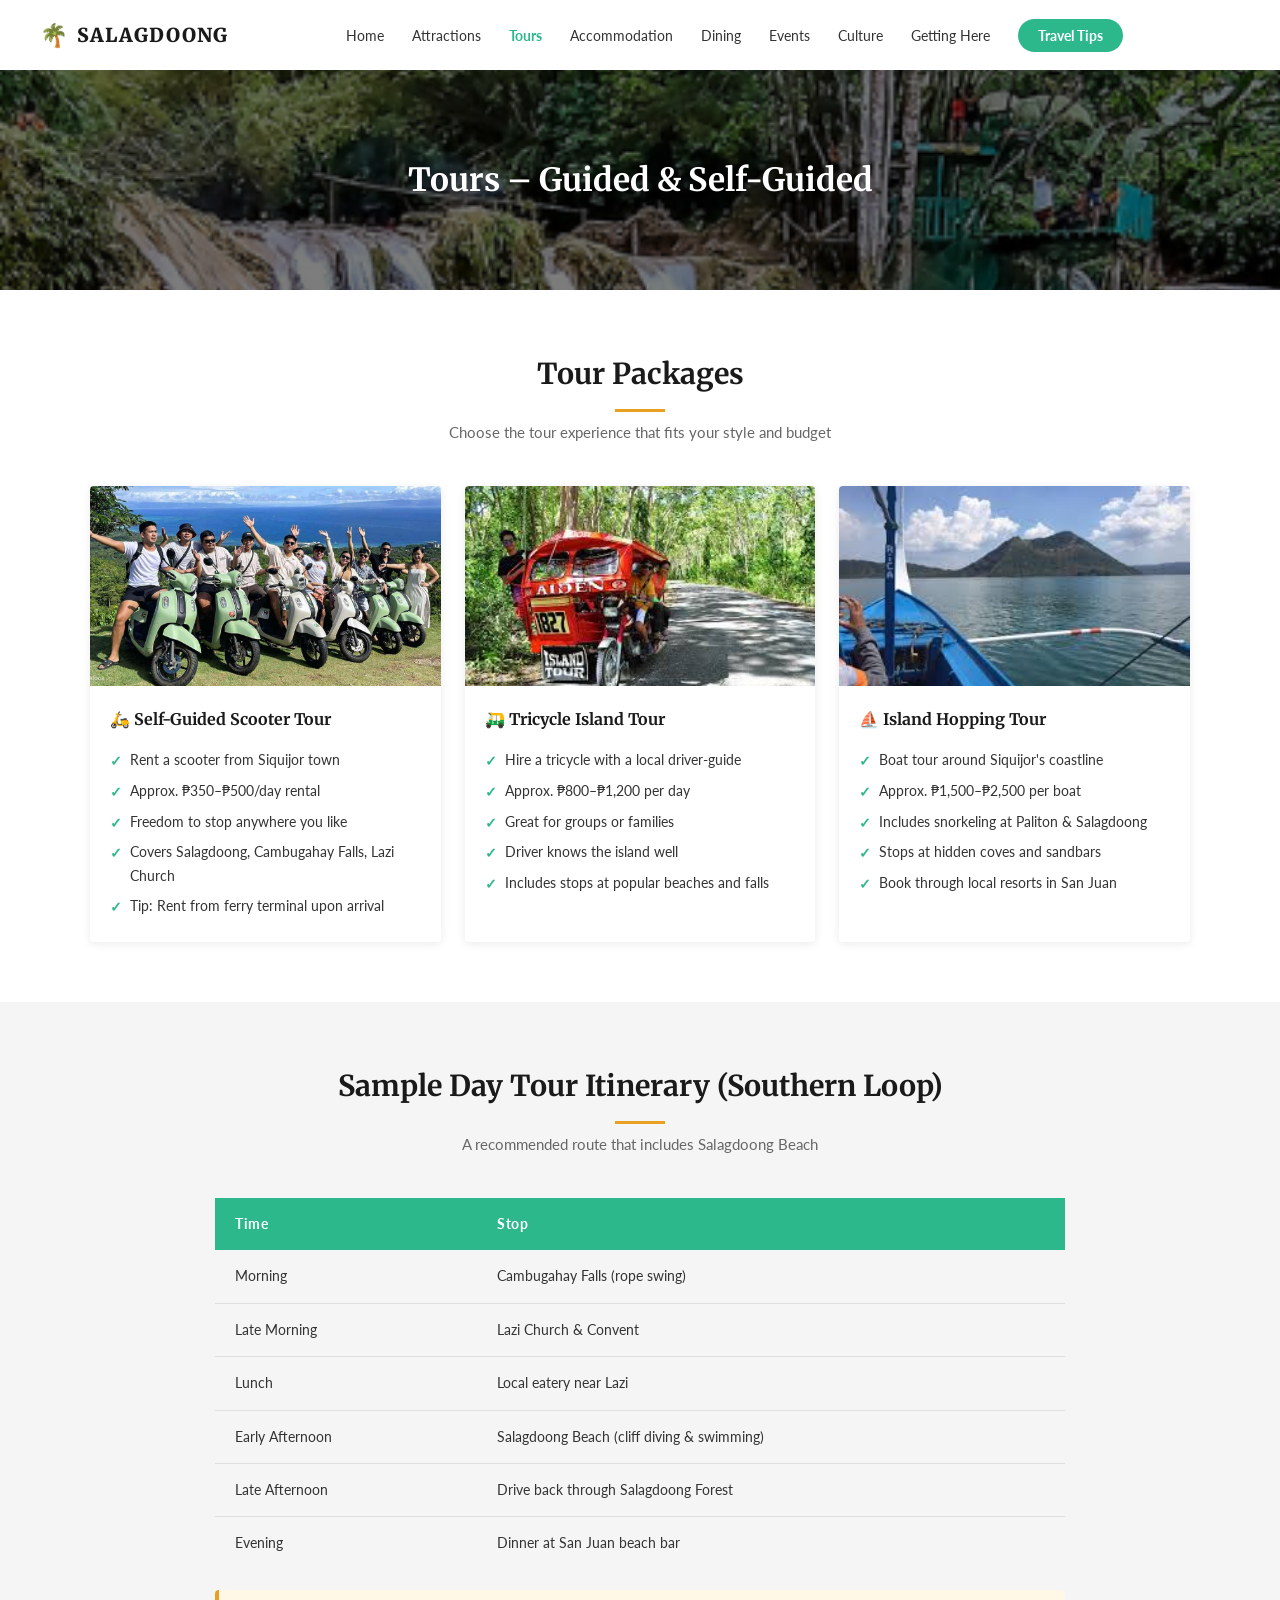
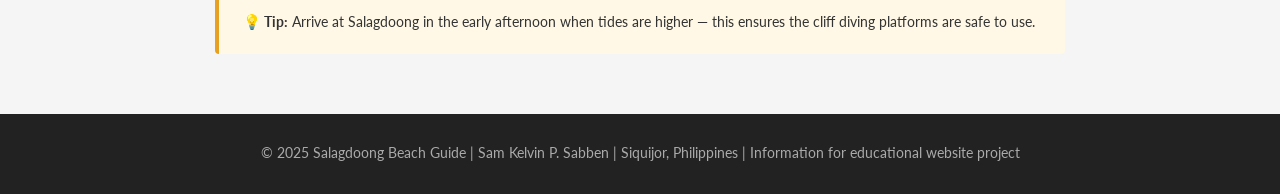
<file: pages/tours.html>
<!doctype html>
<html lang="en">
  <head>
    <meta charset="UTF-8" />
    <meta name="viewport" content="width=device-width, initial-scale=1.0" />
    <title>Tours – Guided & Self-Guided</title>
    <link rel="stylesheet" href="../css/styles.css" />
  </head>
  <body>
    <!-- ============ NAVBAR ============ -->
    <nav class="navbar">
      <a href="../index.html" class="nav-logo">
        <span class="logo-icon">🌴</span>
        <span>Salagdoong</span>
      </a>
      <ul class="nav-links">
        <li><a href="../index.html">Home</a></li>
        <li><a href="attractions.html">Attractions</a></li>
        <li><a href="tours.html" class="active">Tours</a></li>
        <li><a href="accommodation.html">Accommodation</a></li>
        <li><a href="dining.html">Dining</a></li>
        <li><a href="events.html">Events</a></li>
        <li><a href="culture.html">Culture</a></li>
        <li><a href="getting-here.html">Getting Here</a></li>
        <li><a href="travel-tips.html" class="nav-btn">Travel Tips</a></li>
      </ul>
      <input type="checkbox" id="nav-toggle" class="hamburger-toggle" />
      <label for="nav-toggle">
        <div class="hamburger-icon">
          <span></span><span></span><span></span>
        </div>
      </label>
      <div class="mobile-nav">
        <a href="../index.html">Home</a>
        <a href="attractions.html">Attractions</a>
        <a href="tours.html">Tours</a>
        <a href="accommodation.html">Accommodation</a>
        <a href="dining.html">Dining</a>
        <a href="events.html">Events</a>
        <a href="culture.html">Culture</a>
        <a href="getting-here.html">Getting Here</a>
        <a href="travel-tips.html" class="nav-btn">Travel Tips</a>
      </div>
    </nav>

    <!-- ============ PAGE HERO ============ -->
    <section class="page-hero" id="tour-bg">
      <h1>Tours – Guided &amp; Self-Guided</h1>
    </section>

    <!-- ============ TOUR PACKAGES ============ -->
    <section class="section">
      <div class="container">
        <h2 class="section-title">Tour Packages</h2>
        <p class="section-subtitle">
          Choose the tour experience that fits your style and budget
        </p>

        <div class="cards-grid">
          <!-- Scooter / Motorbike Tour -->
          <div class="card">
            <img
              src="../images/3.1.png"
              alt="Scooter rental Siquijor"
              class="card-img"
            />
            <div class="card-body">
              <h3 class="card-title">🛵 Self-Guided Scooter Tour</h3>
              <ul class="card-list">
                <li>Rent a scooter from Siquijor town</li>
                <li>Approx. ₱350–₱500/day rental</li>
                <li>Freedom to stop anywhere you like</li>
                <li>Covers Salagdoong, Cambugahay Falls, Lazi Church</li>
                <li>Tip: Rent from ferry terminal upon arrival</li>
              </ul>
            </div>
          </div>

          <!-- Tricycle Island Tour -->
          <div class="card">
            <img
              src="../images/3.2.png"
              alt="Tricycle tour Siquijor"
              class="card-img"
            />
            <div class="card-body">
              <h3 class="card-title">🛺 Tricycle Island Tour</h3>
              <ul class="card-list">
                <li>Hire a tricycle with a local driver-guide</li>
                <li>Approx. ₱800–₱1,200 per day</li>
                <li>Great for groups or families</li>
                <li>Driver knows the island well</li>
                <li>Includes stops at popular beaches and falls</li>
              </ul>
            </div>
          </div>

          <!-- Island Hopping -->
          <div class="card">
            <img
              src="../images/3.3.png"
              alt="Island hopping boat"
              class="card-img"
            />
            <div class="card-body">
              <h3 class="card-title">⛵ Island Hopping Tour</h3>
              <ul class="card-list">
                <li>Boat tour around Siquijor's coastline</li>
                <li>Approx. ₱1,500–₱2,500 per boat</li>
                <li>Includes snorkeling at Paliton & Salagdoong</li>
                <li>Stops at hidden coves and sandbars</li>
                <li>Book through local resorts in San Juan</li>
              </ul>
            </div>
          </div>
        </div>
      </div>
    </section>

    <!-- ============ SAMPLE ITINERARY TABLE ============ -->
    <section class="section-alt">
      <div class="container">
        <h2 class="section-title">Sample Day Tour Itinerary (Southern Loop)</h2>
        <p class="section-subtitle">
          A recommended route that includes Salagdoong Beach
        </p>

        <div class="table-wrapper">
          <table>
            <thead>
              <tr>
                <th>Time</th>
                <th>Stop</th>
              </tr>
            </thead>
            <tbody>
              <tr>
                <td>Morning</td>
                <td>Cambugahay Falls (rope swing)</td>
              </tr>
              <tr>
                <td>Late Morning</td>
                <td>Lazi Church &amp; Convent</td>
              </tr>
              <tr>
                <td>Lunch</td>
                <td>Local eatery near Lazi</td>
              </tr>
              <tr>
                <td>Early Afternoon</td>
                <td>Salagdoong Beach (cliff diving &amp; swimming)</td>
              </tr>
              <tr>
                <td>Late Afternoon</td>
                <td>Drive back through Salagdoong Forest</td>
              </tr>
              <tr>
                <td>Evening</td>
                <td>Dinner at San Juan beach bar</td>
              </tr>
            </tbody>
          </table>
        </div>

        <!-- Tip box -->
        <div class="tip-box" style="max-width: 850px; margin: 20px auto 0">
          <p>
            <strong>💡 Tip:</strong> Arrive at Salagdoong in the early afternoon
            when tides are higher — this ensures the cliff diving platforms are
            safe to use.
          </p>
        </div>
      </div>
    </section>

    <!-- ============ FOOTER ============ -->
    <footer>
      <p>
        © 2025 Salagdoong Beach Guide | Sam Kelvin P. Sabben | Siquijor,
        Philippines | Information for educational website project
      </p>
    </footer>
  </body>
</html>
</file>
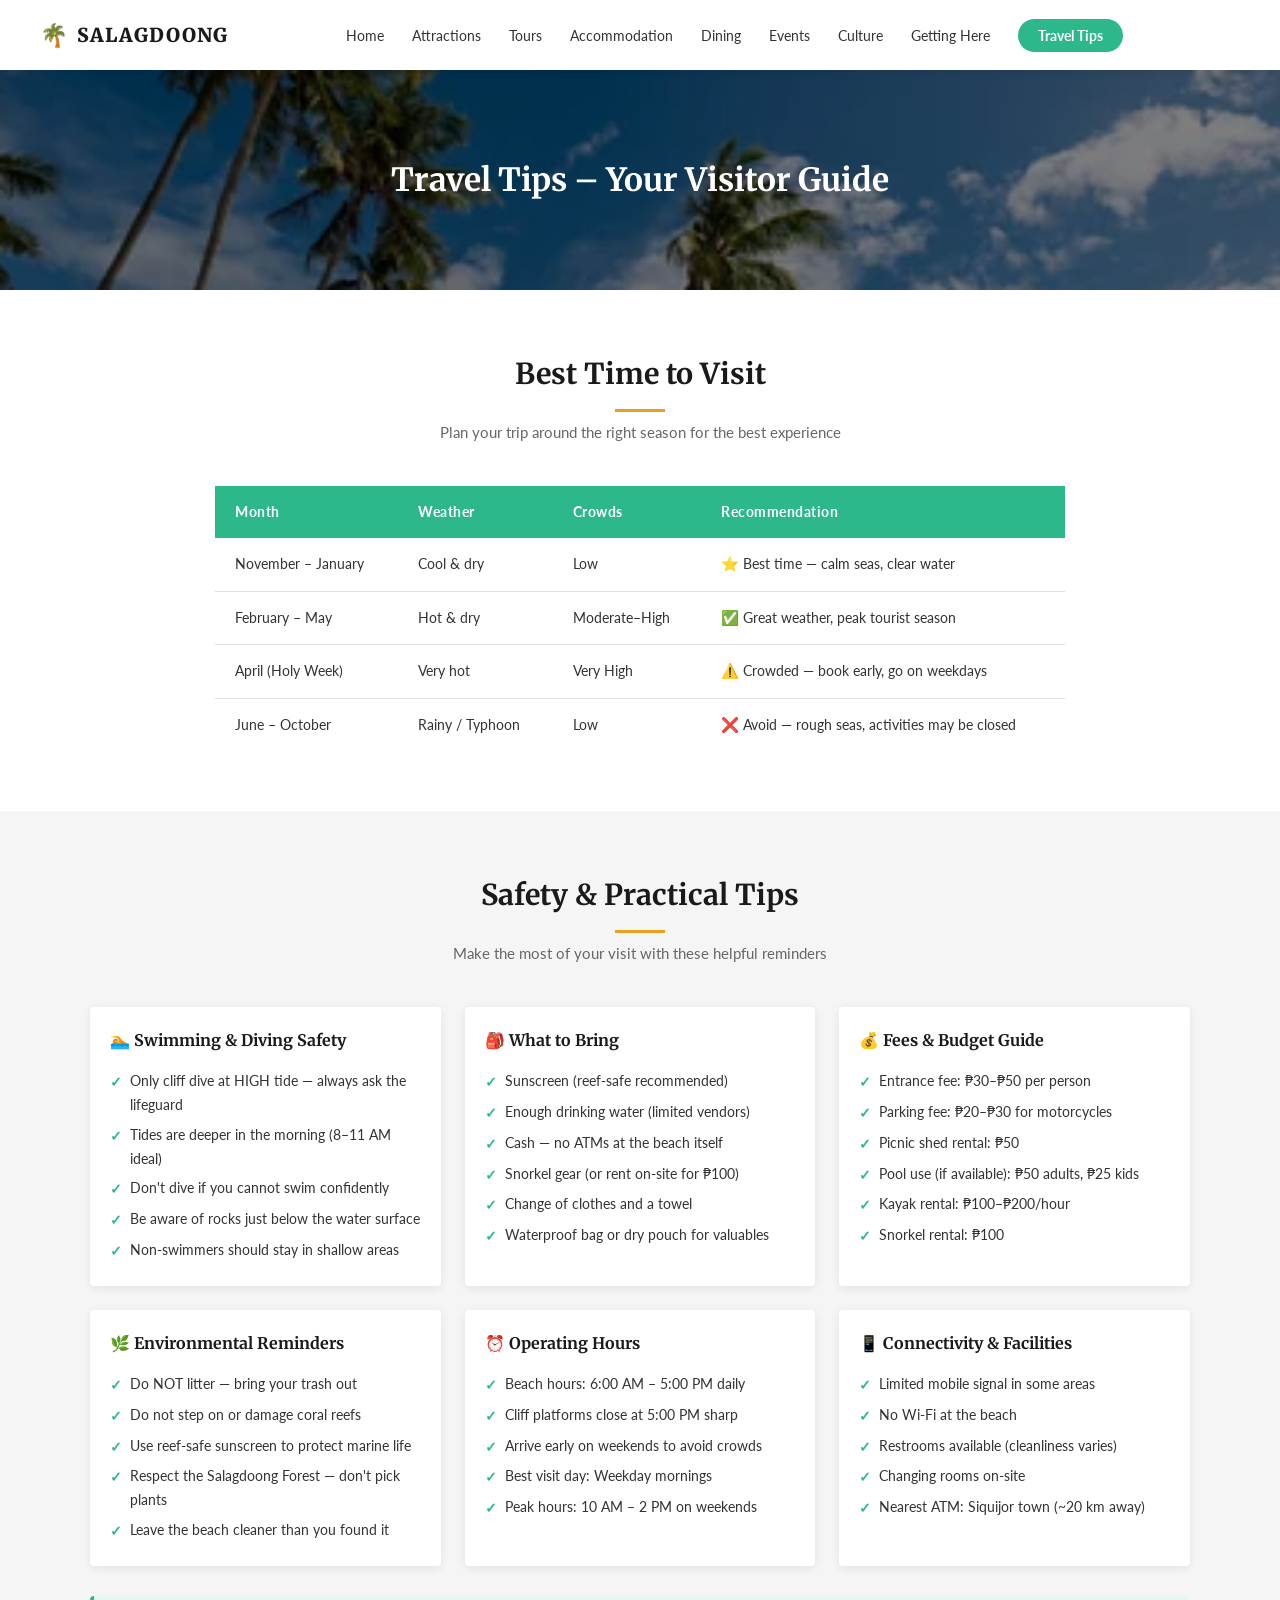
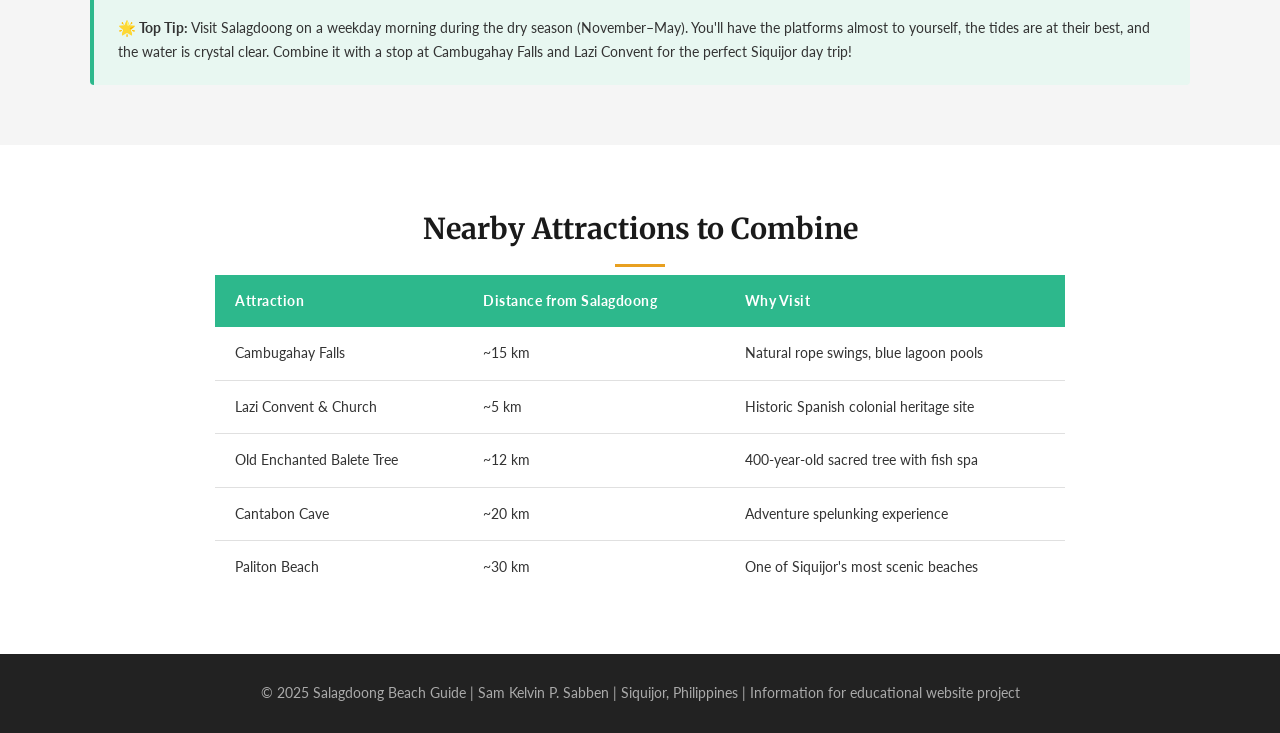
<file: pages/travel-tips.html>
<!doctype html>
<html lang="en">
  <head>
    <meta charset="UTF-8" />
    <meta name="viewport" content="width=device-width, initial-scale=1.0" />
    <title>Travel Tips – Visitor Guide</title>
    <link rel="stylesheet" href="../css/styles.css" />
  </head>
  <body>
    <!-- ============ NAVBAR ============ -->
    <nav class="navbar">
      <a href="../index.html" class="nav-logo">
        <span class="logo-icon">🌴</span>
        <span>Salagdoong</span>
      </a>
      <ul class="nav-links">
        <li><a href="../index.html">Home</a></li>
        <li><a href="attractions.html">Attractions</a></li>
        <li><a href="tours.html">Tours</a></li>
        <li><a href="accommodation.html">Accommodation</a></li>
        <li><a href="dining.html">Dining</a></li>
        <li><a href="events.html">Events</a></li>
        <li><a href="culture.html">Culture</a></li>
        <li><a href="getting-here.html">Getting Here</a></li>
        <li>
          <a href="travel-tips.html" class="nav-btn active">Travel Tips</a>
        </li>
      </ul>
      <input type="checkbox" id="nav-toggle" class="hamburger-toggle" />
      <label for="nav-toggle">
        <div class="hamburger-icon">
          <span></span><span></span><span></span>
        </div>
      </label>
      <div class="mobile-nav">
        <a href="../index.html">Home</a>
        <a href="attractions.html">Attractions</a>
        <a href="tours.html">Tours</a>
        <a href="accommodation.html">Accommodation</a>
        <a href="dining.html">Dining</a>
        <a href="events.html">Events</a>
        <a href="culture.html">Culture</a>
        <a href="getting-here.html">Getting Here</a>
        <a href="travel-tips.html" class="nav-btn">Travel Tips</a>
      </div>
    </nav>

    <!-- ============ PAGE HERO ============ -->
    <section class="page-hero" id="tips-bg">
      <h1>Travel Tips – Your Visitor Guide</h1>
    </section>

    <!-- ============ BEST TIME TO VISIT ============ -->
    <section class="section">
      <div class="container">
        <h2 class="section-title">Best Time to Visit</h2>
        <p class="section-subtitle">
          Plan your trip around the right season for the best experience
        </p>

        <div class="table-wrapper">
          <table>
            <thead>
              <tr>
                <th>Month</th>
                <th>Weather</th>
                <th>Crowds</th>
                <th>Recommendation</th>
              </tr>
            </thead>
            <tbody>
              <tr>
                <td>November – January</td>
                <td>Cool &amp; dry</td>
                <td>Low</td>
                <td>⭐ Best time — calm seas, clear water</td>
              </tr>
              <tr>
                <td>February – May</td>
                <td>Hot &amp; dry</td>
                <td>Moderate–High</td>
                <td>✅ Great weather, peak tourist season</td>
              </tr>
              <tr>
                <td>April (Holy Week)</td>
                <td>Very hot</td>
                <td>Very High</td>
                <td>⚠️ Crowded — book early, go on weekdays</td>
              </tr>
              <tr>
                <td>June – October</td>
                <td>Rainy / Typhoon</td>
                <td>Low</td>
                <td>❌ Avoid — rough seas, activities may be closed</td>
              </tr>
            </tbody>
          </table>
        </div>
      </div>
    </section>

    <!-- ============ SAFETY & PRACTICAL TIPS ============ -->
    <section class="section-alt">
      <div class="container">
        <h2 class="section-title">Safety &amp; Practical Tips</h2>
        <p class="section-subtitle">
          Make the most of your visit with these helpful reminders
        </p>

        <div class="cards-grid">
          <div class="card">
            <div class="card-body">
              <h3 class="card-title">🏊 Swimming &amp; Diving Safety</h3>
              <ul class="card-list">
                <li>Only cliff dive at HIGH tide — always ask the lifeguard</li>
                <li>Tides are deeper in the morning (8–11 AM ideal)</li>
                <li>Don't dive if you cannot swim confidently</li>
                <li>Be aware of rocks just below the water surface</li>
                <li>Non-swimmers should stay in shallow areas</li>
              </ul>
            </div>
          </div>

          <div class="card">
            <div class="card-body">
              <h3 class="card-title">🎒 What to Bring</h3>
              <ul class="card-list">
                <li>Sunscreen (reef-safe recommended)</li>
                <li>Enough drinking water (limited vendors)</li>
                <li>Cash — no ATMs at the beach itself</li>
                <li>Snorkel gear (or rent on-site for ₱100)</li>
                <li>Change of clothes and a towel</li>
                <li>Waterproof bag or dry pouch for valuables</li>
              </ul>
            </div>
          </div>

          <div class="card">
            <div class="card-body">
              <h3 class="card-title">💰 Fees &amp; Budget Guide</h3>
              <ul class="card-list">
                <li>Entrance fee: ₱30–₱50 per person</li>
                <li>Parking fee: ₱20–₱30 for motorcycles</li>
                <li>Picnic shed rental: ₱50</li>
                <li>Pool use (if available): ₱50 adults, ₱25 kids</li>
                <li>Kayak rental: ₱100–₱200/hour</li>
                <li>Snorkel rental: ₱100</li>
              </ul>
            </div>
          </div>

          <div class="card">
            <div class="card-body">
              <h3 class="card-title">🌿 Environmental Reminders</h3>
              <ul class="card-list">
                <li>Do NOT litter — bring your trash out</li>
                <li>Do not step on or damage coral reefs</li>
                <li>Use reef-safe sunscreen to protect marine life</li>
                <li>Respect the Salagdoong Forest — don't pick plants</li>
                <li>Leave the beach cleaner than you found it</li>
              </ul>
            </div>
          </div>

          <div class="card">
            <div class="card-body">
              <h3 class="card-title">⏰ Operating Hours</h3>
              <ul class="card-list">
                <li>Beach hours: 6:00 AM – 5:00 PM daily</li>
                <li>Cliff platforms close at 5:00 PM sharp</li>
                <li>Arrive early on weekends to avoid crowds</li>
                <li>Best visit day: Weekday mornings</li>
                <li>Peak hours: 10 AM – 2 PM on weekends</li>
              </ul>
            </div>
          </div>

          <div class="card">
            <div class="card-body">
              <h3 class="card-title">📱 Connectivity &amp; Facilities</h3>
              <ul class="card-list">
                <li>Limited mobile signal in some areas</li>
                <li>No Wi-Fi at the beach</li>
                <li>Restrooms available (cleanliness varies)</li>
                <li>Changing rooms on-site</li>
                <li>Nearest ATM: Siquijor town (~20 km away)</li>
              </ul>
            </div>
          </div>
        </div>

        <!-- Tip highlight box -->
        <div
          class="highlight-box"
          style="max-width: 1100px; margin: 30px auto 0"
        >
          <p>
            <strong>🌟 Top Tip:</strong> Visit Salagdoong on a weekday morning
            during the dry season (November–May). You'll have the platforms
            almost to yourself, the tides are at their best, and the water is
            crystal clear. Combine it with a stop at Cambugahay Falls and Lazi
            Convent for the perfect Siquijor day trip!
          </p>
        </div>
      </div>
    </section>

    <!-- ============ NEARBY ATTRACTIONS TABLE ============ -->
    <section class="section">
      <div class="container">
        <h2 class="section-title">Nearby Attractions to Combine</h2>

        <div class="table-wrapper">
          <table>
            <thead>
              <tr>
                <th>Attraction</th>
                <th>Distance from Salagdoong</th>
                <th>Why Visit</th>
              </tr>
            </thead>
            <tbody>
              <tr>
                <td>Cambugahay Falls</td>
                <td>~15 km</td>
                <td>Natural rope swings, blue lagoon pools</td>
              </tr>
              <tr>
                <td>Lazi Convent &amp; Church</td>
                <td>~5 km</td>
                <td>Historic Spanish colonial heritage site</td>
              </tr>
              <tr>
                <td>Old Enchanted Balete Tree</td>
                <td>~12 km</td>
                <td>400-year-old sacred tree with fish spa</td>
              </tr>
              <tr>
                <td>Cantabon Cave</td>
                <td>~20 km</td>
                <td>Adventure spelunking experience</td>
              </tr>
              <tr>
                <td>Paliton Beach</td>
                <td>~30 km</td>
                <td>One of Siquijor's most scenic beaches</td>
              </tr>
            </tbody>
          </table>
        </div>
      </div>
    </section>

    <!-- ============ FOOTER ============ -->
    <footer>
      <p>
        © 2025 Salagdoong Beach Guide | Sam Kelvin P. Sabben | Siquijor,
        Philippines | Information for educational website project
      </p>
    </footer>
  </body>
</html>
</file>
<file: css/styles.css>
/* ============================================
   SALAGDOONG BEACH WEBSITE - Main Stylesheet
   ============================================ */

/* --- Google Fonts Import --- */
@import url("https://fonts.googleapis.com/css2?family=Merriweather:wght@400;700;900&family=Lato:wght@300;400;700&display=swap");

/* --- CSS Variables (Color Scheme & Typography) --- */
:root {
  --green: #2db88c;
  --green-dark: #229e77;
  --orange: #e8a020;
  --dark: #1a1a1a;
  --dark-2: #222222;
  --text: #333333;
  --text-light: #666666;
  --light-bg: #f5f5f5;
  --white: #ffffff;
  --border: #e0e0e0;
  --card-shadow: 0 2px 10px rgba(0, 0, 0, 0.08);
}

/* --- Reset & Base Styles --- */
* {
  margin: 0;
  padding: 0;
  box-sizing: border-box;
}

html {
  scroll-behavior: smooth;
}

body {
  font-family: "Lato", sans-serif;
  color: var(--text);
  background-color: var(--white);
  font-size: 16px;
  line-height: 1.7;
}

img {
  max-width: 100%;
  display: block;
}

a {
  text-decoration: none;
  color: inherit;
}

ul {
  list-style: none;
}

/* ============================================
   NAVIGATION BAR
   ============================================ */

/* --- Navbar container --- */
.navbar {
  background-color: var(--white);
  padding: 0 40px;
  height: 70px;
  display: flex;
  align-items: center;
  justify-content: space-between;
  position: sticky;
  top: 0;
  z-index: 1000;
  box-shadow: 0 2px 8px rgba(0, 0, 0, 0.08);
}

/* --- Logo area --- */
.nav-logo {
  display: flex;
  align-items: center;
  gap: 8px;
  font-family: "Merriweather", serif;
  font-weight: 900;
  font-size: 1.2rem;
  letter-spacing: 1px;
  color: var(--dark);
  text-transform: uppercase;
}

.nav-logo .logo-icon {
  font-size: 1.4rem;
}

/* --- Navigation links (desktop) --- */
.nav-links {
  display: flex;
  align-items: center;
  gap: 28px;
}

.nav-links a {
  font-size: 0.88rem;
  color: var(--text);
  font-weight: 400;
  transition: color 0.2s;
  white-space: nowrap;
}

.nav-links a:hover {
  color: var(--green);
}

.nav-links a.active {
  color: var(--green);
  font-weight: 700;
}

/* --- Travel Tips pill button --- */
.nav-btn {
  background-color: var(--green);
  color: var(--white) !important;
  padding: 8px 20px;
  border-radius: 50px;
  font-weight: 700 !important;
  font-size: 0.88rem !important;
  transition: background-color 0.2s !important;
}

.nav-btn:hover {
  background-color: var(--green-dark) !important;
  color: var(--white) !important;
}

/* --- CSS-only hamburger menu (mobile) --- */
.hamburger-toggle {
  display: none; /* hide the checkbox */
}

.hamburger-icon {
  display: none; /* hidden on desktop */
  flex-direction: column;
  gap: 5px;
  cursor: pointer;
  padding: 5px;
}

.hamburger-icon span {
  display: block;
  width: 25px;
  height: 2px;
  background-color: var(--dark);
  transition: all 0.3s;
}

/* --- Mobile nav overlay --- */
.mobile-nav {
  display: none; /* hidden on desktop */
  position: fixed;
  top: 70px;
  left: 0;
  width: 100%;
  background: var(--white);
  flex-direction: column;
  padding: 20px 0;
  box-shadow: 0 4px 10px rgba(0, 0, 0, 0.1);
  z-index: 999;
}

.mobile-nav a {
  padding: 12px 30px;
  font-size: 0.95rem;
  color: var(--text);
  border-bottom: 1px solid var(--border);
  display: block;
}

.mobile-nav a:last-child {
  border-bottom: none;
}

.mobile-nav .nav-btn {
  margin: 10px 30px 0;
  text-align: center;
  border-radius: 50px;
  padding: 10px 20px;
  background: var(--green);
  color: var(--white) !important;
}

/* Show mobile nav when checkbox is checked */
.hamburger-toggle:checked ~ .mobile-nav {
  display: flex;
}

/* ============================================
   HERO BANNER
   ============================================ */

.hero {
  position: relative;
  width: 100%;
  height: 90vh;
  min-height: 500px;
  background-image: url("../images/herobanner.jpg");
  background-size: cover;
  background-position: center;
  background-attachment: fixed;
  display: flex;
  align-items: center;
  justify-content: center;
  text-align: center;
}

/* Dark overlay on hero image */
.hero::after {
  content: "";
  position: absolute;
  inset: 0;
  background: rgba(0, 0, 0, 0.45);
  z-index: 1;
}

.hero-bg {
  position: fixed; /* was: absolute */
  top: 0;
  left: 0;
  width: 100%;
  height: 100vh; /* was: 100% */
  object-fit: cover;
  z-index: 0; /* sits behind the overlay and content */
}

.hero-content {
  position: relative;
  z-index: 2;
  color: var(--white);
  max-width: 700px;
  padding: 0 20px;
}

.hero-content h1 {
  font-family: "Merriweather", serif;
  font-size: 3rem;
  font-weight: 900;
  line-height: 1.2;
  margin-bottom: 16px;
}

.hero-content p {
  font-size: 1rem;
  margin-bottom: 32px;
  opacity: 0.9;
  letter-spacing: 0.5px;
}

/* --- Hero CTA buttons --- */
.hero-buttons {
  display: flex;
  gap: 16px;
  justify-content: center;
  flex-wrap: wrap;
}

.btn-primary {
  background-color: var(--green);
  color: var(--white);
  padding: 12px 28px;
  border-radius: 50px;
  font-weight: 700;
  font-size: 0.95rem;
  transition: background-color 0.2s;
  display: inline-block;
}

.btn-primary:hover {
  background-color: var(--green-dark);
}

.btn-secondary {
  background-color: var(--orange);
  color: var(--white);
  padding: 12px 28px;
  border-radius: 50px;
  font-weight: 700;
  font-size: 0.95rem;
  transition: background-color 0.2s;
  display: inline-block;
}

.btn-secondary:hover {
  background-color: #cf8e1a;
}

/* --- Shorter hero for inner pages --- */
.hero-short {
  height: 220px;
  min-height: unset;
}

.hero-short .hero-content h1 {
  font-size: 2rem;
}

/* ============================================
   SECTION STYLES
   ============================================ */

/* --- Section wrapper --- */
.section {
  padding: 60px 40px;
}

.section-alt {
  padding: 60px 40px;
  background-color: var(--light-bg);
}

/* --- Section title with orange underline --- */
.section-title {
  font-family: "Merriweather", serif;
  font-size: 1.8rem;
  font-weight: 700;
  text-align: center;
  margin-bottom: 8px;
  color: var(--dark);
}

.section-title::after {
  content: "";
  display: block;
  width: 50px;
  height: 3px;
  background-color: var(--orange);
  margin: 10px auto 0;
}

.section-subtitle {
  text-align: center;
  color: var(--text-light);
  margin-bottom: 40px;
  font-size: 0.95rem;
}

/* --- Max-width container --- */
.container {
  max-width: 1100px;
  margin: 0 auto;
}

/* ============================================
   STATS CARDS (Quick Stats on Home)
   ============================================ */

.stats-grid {
  display: grid;
  grid-template-columns: repeat(5, 1fr);
  gap: 16px;
  max-width: 1100px;
  margin: 0 auto;
}

.stat-card {
  background: var(--white);
  border-left: 3px solid var(--green);
  padding: 20px 18px;
  box-shadow: var(--card-shadow);
}

.stat-label {
  font-size: 0.7rem;
  text-transform: uppercase;
  letter-spacing: 1px;
  color: var(--text-light);
  margin-bottom: 6px;
}

.stat-value {
  font-family: "Merriweather", serif;
  font-size: 1rem;
  font-weight: 700;
  color: var(--dark);
  line-height: 1.4;
}

/* ============================================
   ABOUT SECTION (Gray background box)
   ============================================ */
#attraction-bg {
  background-image: url("../images/herobanner.jpg");
  background-size: cover;
  background-position: bottom;
  background-attachment: fixed;
}
.about-box {
  background-color: #eeeeee;
  border-radius: 4px;
  padding: 50px 40px;
  text-align: center;
  max-width: 900px;
  margin: 0 auto;
}

.about-box p {
  font-size: 0.95rem;
  color: var(--text);
  max-width: 650px;
  margin: 0 auto;
  line-height: 1.8;
}

/* ============================================
   CARDS GRID
   ============================================ */

.cards-grid {
  display: grid;
  grid-template-columns: repeat(3, 1fr);
  gap: 24px;
  max-width: 1100px;
  margin: 0 auto;
}

.card {
  background: var(--white);
  box-shadow: var(--card-shadow);
  border-radius: 4px;
  overflow: hidden;
}

/* --- Card image placeholder --- */
.card-img {
  width: 100%;
  height: 200px;
  object-fit: cover;
  background-color: #ccc;
  display: block;
}

/* Placeholder style when no image */
.card-img-placeholder {
  width: 100%;
  height: 200px;
  background-color: #b0c4c4;
  display: flex;
  align-items: center;
  justify-content: center;
  color: #fff;
  font-size: 0.9rem;
}

.card-body {
  padding: 20px;
}

.card-title {
  font-family: "Merriweather", serif;
  font-size: 1rem;
  font-weight: 700;
  margin-bottom: 12px;
  color: var(--dark);
}

/* --- Card bullet list --- */
.card-list {
  list-style: none;
  padding: 0;
}

.card-list li {
  font-size: 0.875rem;
  color: var(--text);
  padding: 3px 0;
  display: flex;
  align-items: flex-start;
  gap: 8px;
}

.card-list li::before {
  content: "✓";
  color: var(--green);
  font-weight: 700;
  flex-shrink: 0;
  margin-top: 1px;
}

/* --- 2-column card grid variant --- */
.cards-grid-2 {
  display: grid;
  grid-template-columns: repeat(2, 1fr);
  gap: 24px;
  max-width: 1100px;
  margin: 0 auto;
}

/* --- 4-column card grid --- */
.cards-grid-4 {
  display: grid;
  grid-template-columns: repeat(4, 1fr);
  gap: 20px;
  max-width: 1100px;
  margin: 0 auto;
}

/* ============================================
   TABLE (Itinerary, Restaurant, Tips)
   ============================================ */

.table-wrapper {
  max-width: 850px;
  margin: 0 auto;
  overflow-x: auto;
}

table {
  width: 100%;
  border-collapse: collapse;
  font-size: 0.9rem;
}

thead tr {
  background-color: var(--green);
  color: var(--white);
}

thead th {
  padding: 14px 20px;
  text-align: left;
  font-weight: 700;
  letter-spacing: 0.5px;
}

tbody tr {
  border-bottom: 1px solid var(--border);
}

tbody tr:last-child {
  border-bottom: none;
}

tbody td {
  padding: 14px 20px;
  color: var(--text);
}

tbody tr:hover {
  background-color: #f9f9f9;
}

/* ============================================
   INFO BOXES / HIGHLIGHT BOXES
   ============================================ */

.info-box {
  background: var(--white);
  border: 1px solid var(--border);
  border-radius: 4px;
  padding: 28px;
  box-shadow: var(--card-shadow);
}

.info-box h3 {
  font-family: "Merriweather", serif;
  font-size: 1rem;
  font-weight: 700;
  margin-bottom: 14px;
  color: var(--dark);
}

.info-box p,
.info-box li {
  font-size: 0.875rem;
  color: var(--text);
  line-height: 1.7;
}

.info-box ul {
  padding-left: 0;
}

.info-box ul li {
  padding: 3px 0;
  display: flex;
  gap: 8px;
  align-items: flex-start;
}

.info-box ul li::before {
  content: "✓";
  color: var(--green);
  font-weight: 700;
  flex-shrink: 0;
}

/* --- Highlight box (colored) --- */
.highlight-box {
  background: #e8f7f1;
  border-left: 4px solid var(--green);
  padding: 20px 24px;
  border-radius: 4px;
  margin: 20px 0;
}

.highlight-box p {
  font-size: 0.9rem;
  color: var(--text);
}

/* --- Warning / tip box --- */
.tip-box {
  background: #fff8e6;
  border-left: 4px solid var(--orange);
  padding: 20px 24px;
  border-radius: 4px;
  margin: 20px 0;
}

.tip-box p {
  font-size: 0.9rem;
  color: var(--text);
}

/* ============================================
   PAGE HERO BANNER (inner pages)
   ============================================ */

.page-hero {
  position: relative;
  width: 100%;
  height: 220px;
  display: flex;
  align-items: center;
  justify-content: center;
  background-color: #1e5a48;
  overflow: hidden;
  background-size: cover;
  background-position: center;
  background-attachment: fixed;
}

.page-hero::after {
  content: "";
  position: absolute;
  inset: 0;
  background: rgba(0, 0, 0, 0.5);
  z-index: 1;
}

.page-hero img {
  position: absolute;
  inset: 0;
  width: 100%;
  height: 100%;
  object-fit: cover;
}

.page-hero h1 {
  position: relative;
  z-index: 2;
  color: var(--white);
  font-family: "Merriweather", serif;
  font-size: 2rem;
  font-weight: 700;
  text-align: center;
  padding: 0 20px;
}

/* ============================================
   GALLERY GRID
   ============================================ */

.gallery-grid {
  display: grid;
  grid-template-columns: repeat(3, 1fr);
  gap: 12px;
  max-width: 1100px;
  margin: 0 auto;
}

.gallery-item {
  width: 100%;
  height: 200px;
  object-fit: cover;
  background-color: #b8cece;
  display: block;
  border-radius: 2px;
}

/* ============================================
   TRANSPORT / STEP CARDS
   ============================================ */

.steps-grid {
  display: grid;
  grid-template-columns: repeat(3, 1fr);
  gap: 20px;
  max-width: 1100px;
  margin: 0 auto;
}

.step-card {
  background: var(--white);
  padding: 28px 24px;
  box-shadow: var(--card-shadow);
  border-radius: 4px;
}

.step-number {
  font-size: 2rem;
  font-weight: 900;
  color: var(--green);
  font-family: "Merriweather", serif;
  margin-bottom: 10px;
}

.step-card h3 {
  font-family: "Merriweather", serif;
  font-size: 1rem;
  font-weight: 700;
  margin-bottom: 10px;
  color: var(--dark);
}

.step-card p,
.step-card li {
  font-size: 0.875rem;
  color: var(--text);
}

.step-card ul {
  padding-left: 0;
  margin-top: 8px;
}

.step-card ul li {
  display: flex;
  gap: 8px;
  padding: 2px 0;
}

.step-card ul li::before {
  content: "✓";
  color: var(--green);
  font-weight: 700;
  flex-shrink: 0;
}

/* ============================================
   MAP EMBED PLACEHOLDER
   ============================================ */

.map-container {
  max-width: 850px;
  margin: 0 auto 40px;
  border: 1px solid var(--border);
  overflow: hidden;
}

.map-container iframe {
  width: 100%;
  height: 420px;
  border: none;
  display: block;
}

/* ============================================
   FOOTER
   ============================================ */

footer {
  background-color: var(--dark-2);
  color: #aaaaaa;
  text-align: center;
  padding: 28px 20px;
  font-size: 0.85rem;
}

footer a {
  color: #aaaaaa;
}

/* ============================================
   UTILITY CLASSES
   ============================================ */

.text-center {
  text-align: center;
}
.mb-10 {
  margin-bottom: 10px;
}
.mb-20 {
  margin-bottom: 20px;
}
.mb-30 {
  margin-bottom: 30px;
}
.mb-40 {
  margin-bottom: 40px;
}
.mt-20 {
  margin-top: 20px;
}
.mt-30 {
  margin-top: 30px;
}

/* ============================================
   RESPONSIVE STYLES
   ============================================ */

/* --- Tablet (max 768px) --- */
@media (max-width: 768px) {
  /* Show hamburger, hide desktop links */
  .hamburger-icon {
    display: flex;
  }

  .nav-links {
    display: none;
  }

  .navbar {
    padding: 0 20px;
  }

  /* Hero adjustments */
  .hero-content h1 {
    font-size: 2rem;
  }

  .page-hero h1 {
    font-size: 1.5rem;
  }

  /* Stats: 2-column grid on tablet */
  .stats-grid {
    grid-template-columns: repeat(2, 1fr);
  }

  /* Cards: 2-column on tablet */
  .cards-grid {
    grid-template-columns: repeat(2, 1fr);
  }

  .cards-grid-2 {
    grid-template-columns: 1fr;
  }

  .cards-grid-4 {
    grid-template-columns: repeat(2, 1fr);
  }

  .steps-grid {
    grid-template-columns: repeat(2, 1fr);
  }

  .gallery-grid {
    grid-template-columns: repeat(2, 1fr);
  }

  .section,
  .section-alt {
    padding: 40px 20px;
  }

  .about-box {
    padding: 30px 20px;
  }
}

/* --- Mobile (max 480px) --- */
@media (max-width: 480px) {
  .hero {
    height: 75vh;
  }

  .hero-content h1 {
    font-size: 1.6rem;
  }

  .hero-content p {
    font-size: 0.9rem;
  }

  .hero-buttons {
    flex-direction: column;
    align-items: center;
  }

  /* Stats: 1-column on mobile */
  .stats-grid {
    grid-template-columns: 1fr;
  }

  /* Cards: single column on mobile */
  .cards-grid {
    grid-template-columns: 1fr;
  }

  .cards-grid-4 {
    grid-template-columns: 1fr;
  }

  .steps-grid {
    grid-template-columns: 1fr;
  }

  .gallery-grid {
    grid-template-columns: 1fr;
  }

  .section-title {
    font-size: 1.4rem;
  }

  .section,
  .section-alt {
    padding: 30px 16px;
  }
}

#tour-bg {
  background-image: url("../images/tourbg.png");
}

#accommodation-bg {
  background-image: url("../images/accommodationbg.png");
  background-position: center 130%;
}

#dining-bg {
  background-image: url("../images/diningbg.png");
  background-position: center 130%;
}

#events-bg {
  background-image: url("../images/eventsbg.png");
  background-position: center 130%;
}

#culture-bg {
  background-image: url("../images/culturebg.png");
  background-position: center 130%;
}

#getting-here-bg {
  background-image: url("../images/getting-herebg.png");
  background-position: center 190%;
}

#tips-bg {
  background-image: url("../images/tipsbg.png");
  background-position: center 300%;
}
</file>
